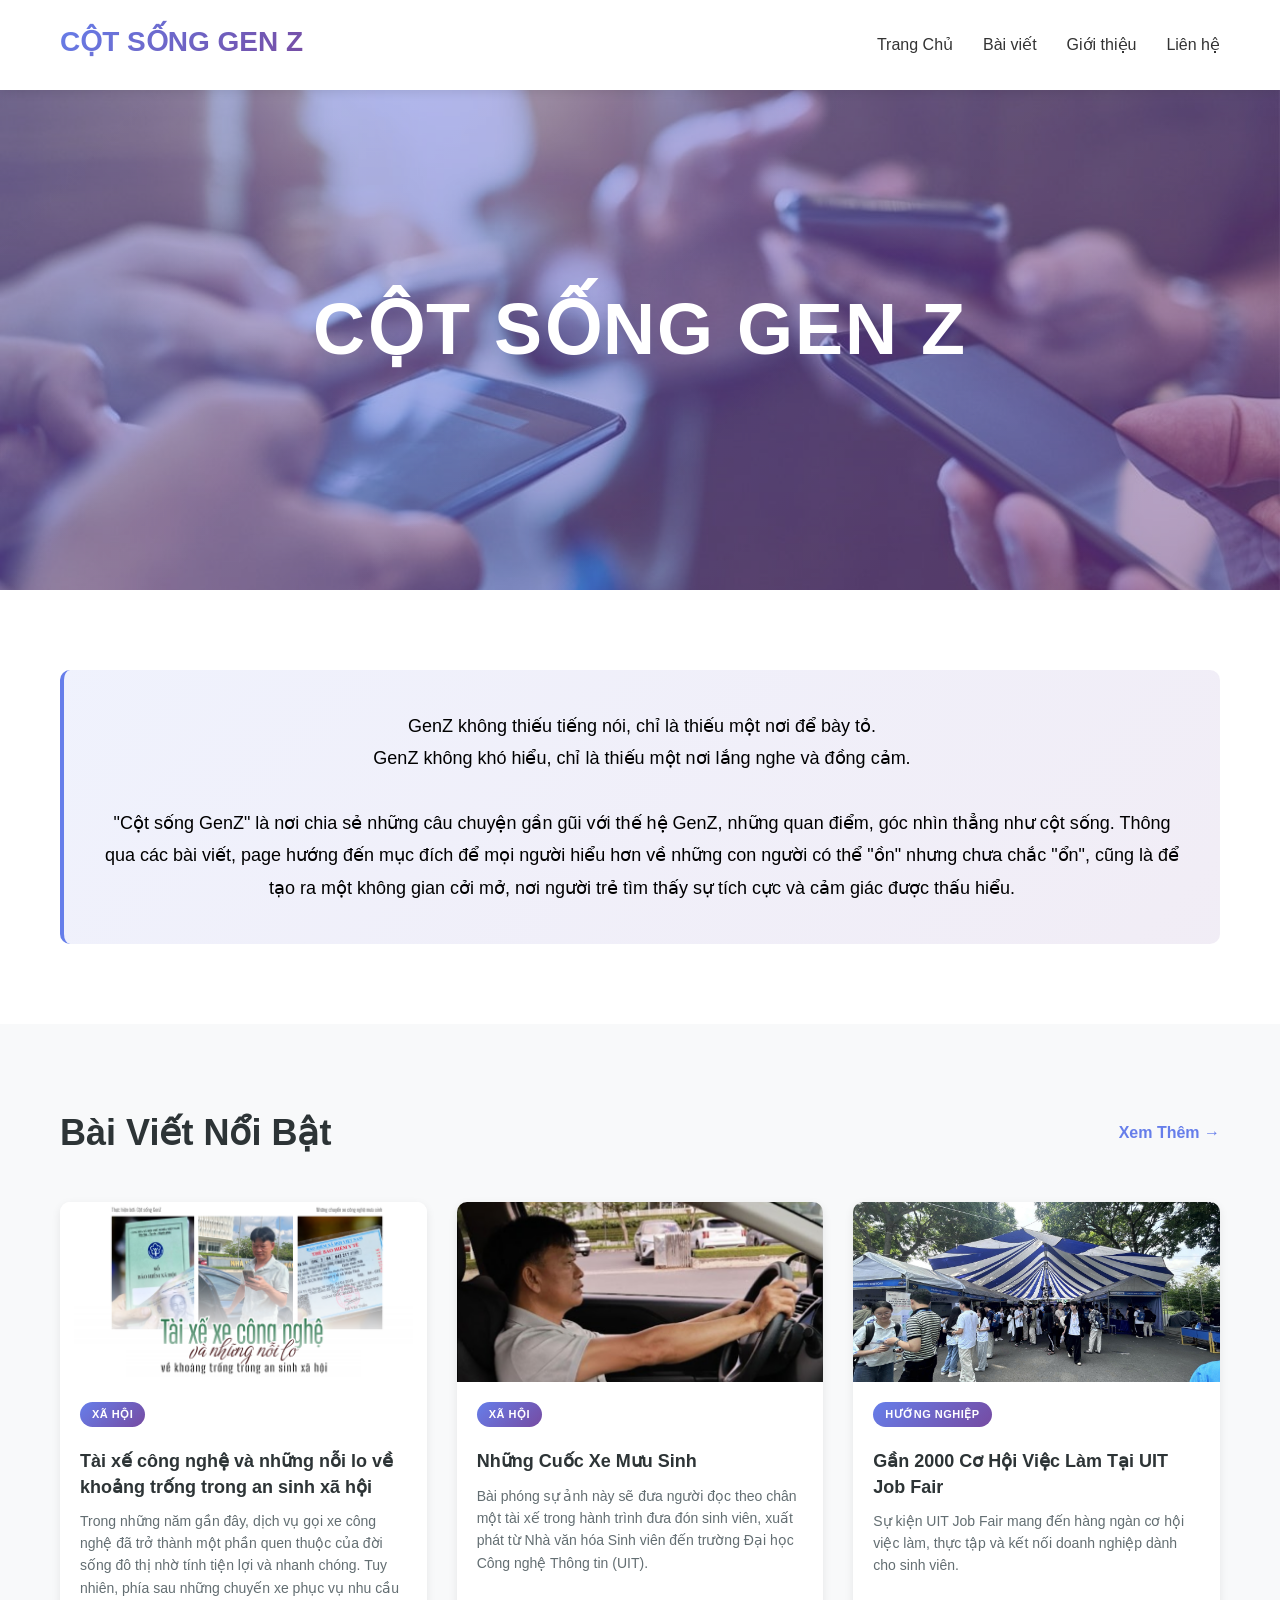
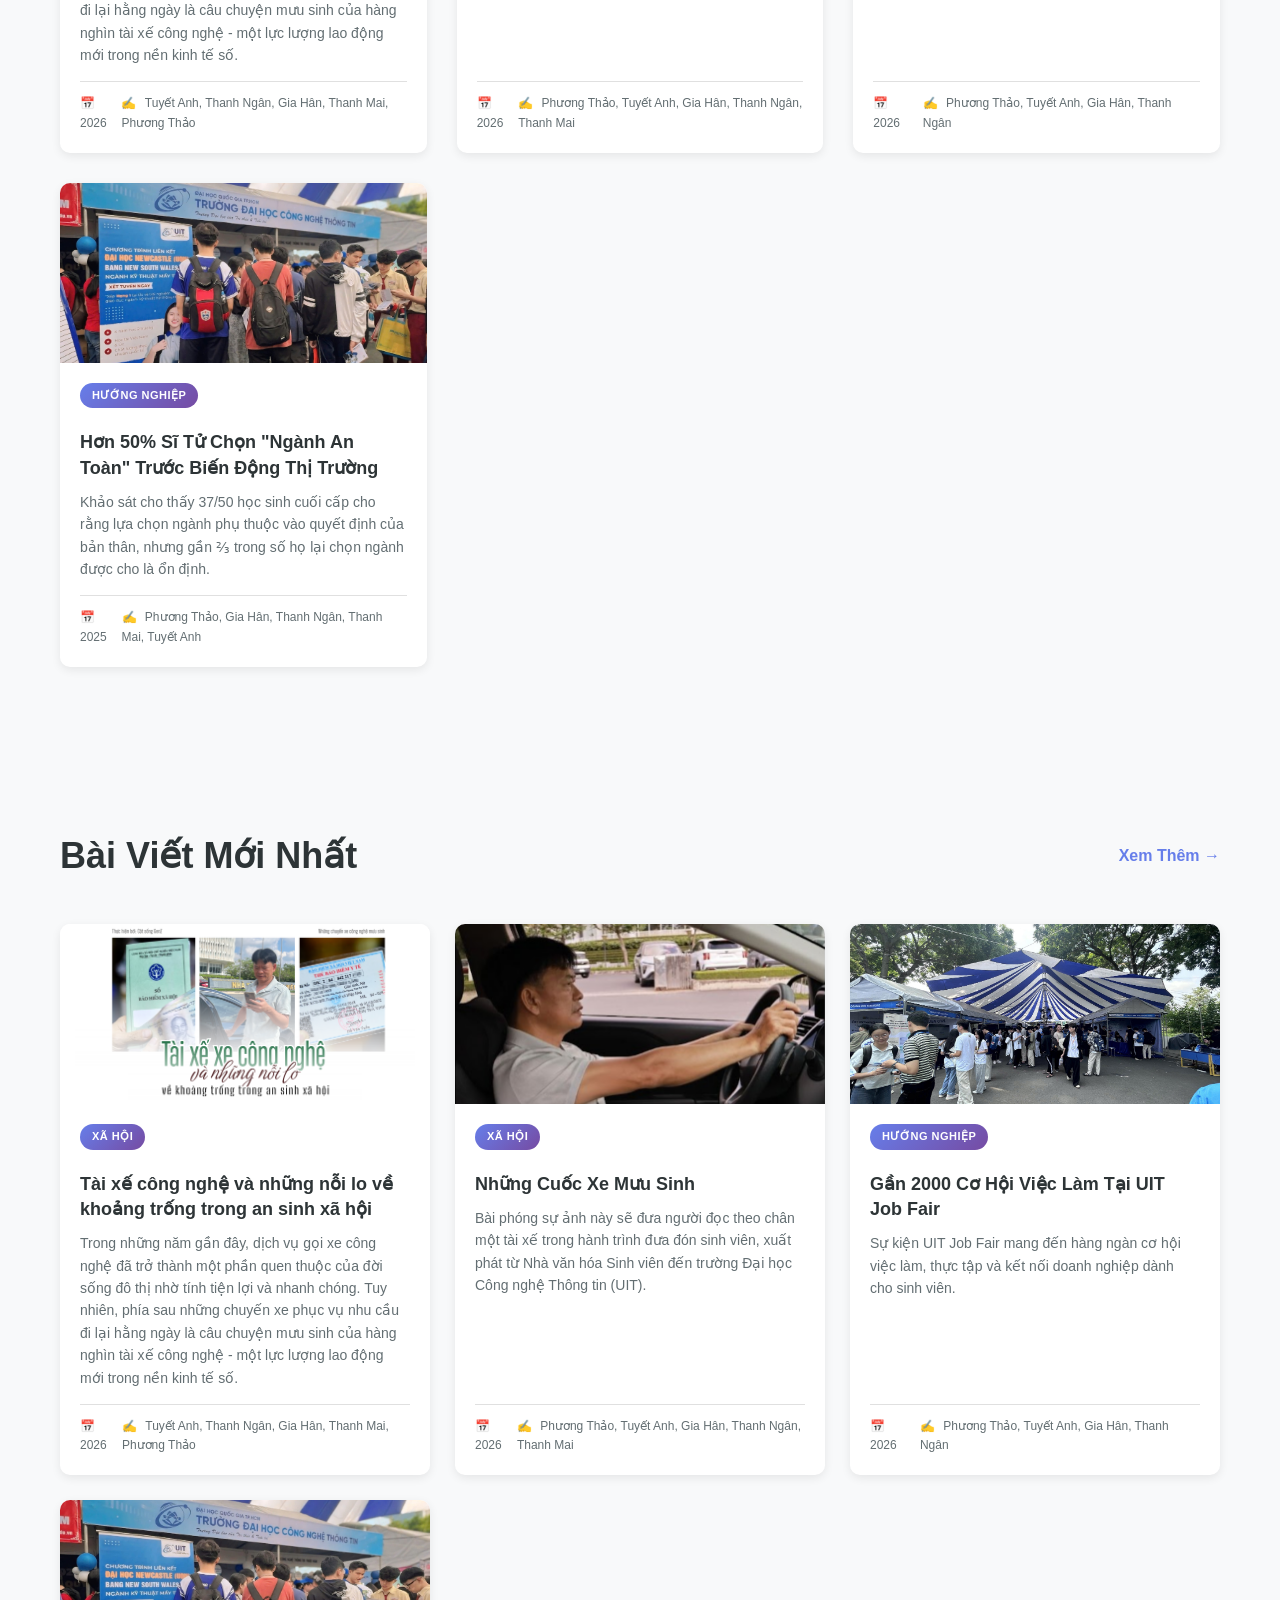
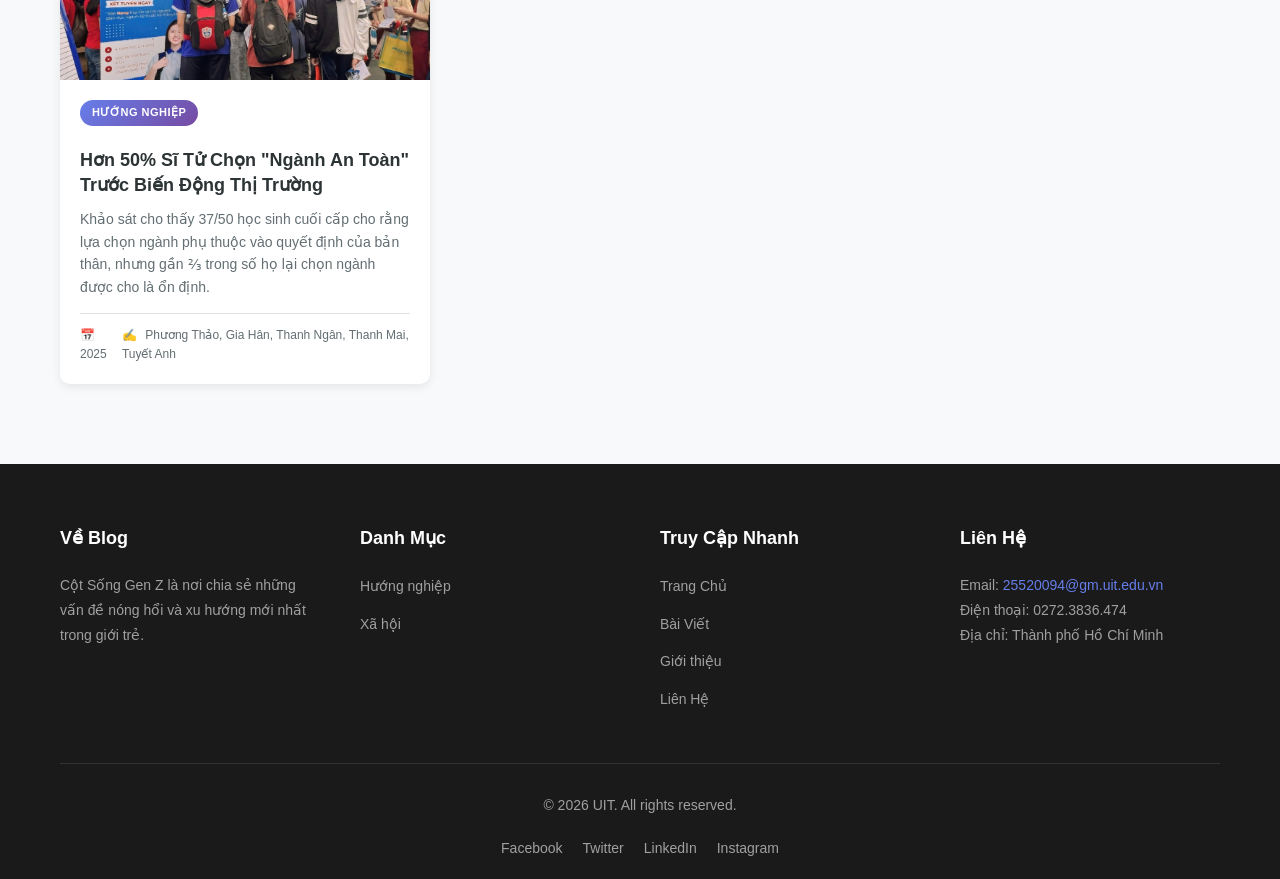
<file: blog/index.html>
<!DOCTYPE html>
<html lang="vi">
<head>
    <meta charset="UTF-8">
    <meta name="viewport" content="width=device-width, initial-scale=1.0">
    <title>CỘT SỐNG GEN Z</title>
    <link rel="stylesheet" href="styles.css">
</head>
<body>
    <!-- Header & Navigation -->
    <header class="header">
        <div class="container">
            <div class="header-content">
                <div class="logo">
                    <a href="index.html" class="logo-link">
                        <h1>CỘT SỐNG GEN Z</h1>
                    </a>
                </div>
                <nav class="nav">
                    <ul class="nav-list">
                        <li><a href="index.html" class="nav-link active">Trang Chủ</a></li>
                        <li class="nav-item-dropdown">
                            <a href="#" class="nav-link">Bài viết</a>
                            <ul class="dropdown-menu">
                                <li><a href="career.html" class="dropdown-link">Hướng nghiệp</a></li>
                                <li><a href="education.html" class="dropdown-link">Giáo dục</a></li>
                                <li><a href="youth.html" class="dropdown-link">Giới trẻ</a></li>
                                <li><a href="society.html" class="dropdown-link">Xã hội</a></li>
                            </ul>
                        </li>
                        <li><a href="about.html" class="nav-link">Giới thiệu</a></li>
                        <li><a href="newsletter.html" class="nav-link" id="contact-btn">Liên hệ</a></li>
                    </ul>
                </nav>
            </div>
        </div>
    </header>

    <!-- Hero Section with Countdown -->
    <section class="hero">
        <div class="hero-content">
            <h2 class="hero-title">CỘT SỐNG GEN Z</h2>
        </div>
        <div class="hero-background"></div>
    </section>

    <!-- About Section -->
    <section class="about-section">
        <div class="container">
            <div class="about-grid">
                <div class="about-card">
                    <p>GenZ không thiếu tiếng nói, chỉ là thiếu một nơi để bày tỏ.</p>
                    <p>GenZ không khó hiểu, chỉ là thiếu một nơi lắng nghe và đồng cảm.
                    <br><br>"Cột sống GenZ" là nơi chia sẻ những câu chuyện gần gũi với thế hệ GenZ, những quan điểm, góc nhìn thẳng như cột sống. Thông qua các bài viết, page hướng đến mục đích để mọi người hiểu hơn về những con người có thể "ồn" nhưng chưa chắc "ổn", cũng là để tạo ra một không gian cởi mở, nơi người trẻ tìm thấy sự tích cực và cảm giác được thấu hiểu.</p>
                </div>
            </div>
        </div>
    </section>

    <!-- Featured Articles -->
    <section class="featured-section">
        <div class="container">
            <div class="section-header">
                <h2 class="section-title">Bài Viết Nổi Bật</h2>
                <a href="#" class="view-more">Xem Thêm →</a>
            </div>
            <div class="featured-grid">
                <a href="https://sites.google.com/view/txcn-noilovekhoangtrongasxh/trang-ch%E1%BB%A7"
                target="_blank"
                class="article-card"
                style="text-decoration: none;">

                    <div class="article-image"
                    style="background: url('NoiLoCuaTaiXeCongNghe.png') center/cover no-repeat;">
                    </div>

                    <div class="article-body">
                        <span class="badge badge-small">Xã hội</span>

                        <h4>Tài xế công nghệ và những nỗi lo về khoảng trống trong an sinh xã hội</h4>

                        <p>
                            Trong những năm gần đây, dịch vụ gọi xe công nghệ đã trở thành một phần 
                            quen thuộc của đời sống đô thị nhờ tính tiện lợi và nhanh chóng. Tuy nhiên, 
                            phía sau những chuyến xe phục vụ nhu cầu đi lại hằng ngày là câu chuyện mưu 
                            sinh của hàng nghìn tài xế công nghệ - một lực lượng lao động mới trong nền 
                            kinh tế số.
                       </p>

                       <div class="article-footer">
                            <span class="date">2026</span>
                            <span class="author">Tuyết Anh, Thanh Ngân, Gia Hân, Thanh Mai, Phương Thảo</span>
                        </div>
                    </div>
                </a>

                <a href="https://sites.google.com/view/phiasaunhungcuocxemuusinh/trang-ch%E1%BB%A7"
                target="_blank"
                class="article-card"
                style="text-decoration: none;">

                    <div class="article-image"
                    style="background: url('phiasaunhungcuocxe.png') center/cover no-repeat;">
                    </div>

                    <div class="article-body">
                        <span class="badge badge-small">Xã hội</span>

                        <h4>Những Cuốc Xe Mưu Sinh</h4>

                        <p>
                            Bài phóng sự ảnh này sẽ đưa người đọc theo chân một tài xế trong hành trình đưa đón sinh viên, 
                            xuất phát từ Nhà văn hóa Sinh viên đến trường Đại học Công nghệ Thông tin (UIT).
                       </p>

                       <div class="article-footer">
                            <span class="date">2026</span>
                            <span class="author">Phương Thảo, Tuyết Anh, Gia Hân, Thanh Ngân, Thanh Mai</span>
                        </div>
                    </div>
                </a>

                <a href="https://sites.google.com/view/gn-2000-c-hi-vic-lm-ti-uit-job?usp=sharing"
                target="_blank"
                class="article-card"
                style="text-decoration: none;">

                    <div class="article-image"
                    style="background: url('uit-job.jpg') center/cover no-repeat;">
                    </div>

                    <div class="article-body">
                        <span class="badge badge-small">Hướng nghiệp</span>

                        <h4>Gần 2000 Cơ Hội Việc Làm Tại UIT Job Fair</h4>

                        <p>
                            Sự kiện UIT Job Fair mang đến hàng ngàn cơ hội việc làm,
                            thực tập và kết nối doanh nghiệp dành cho sinh viên.
                       </p>

                       <div class="article-footer">
                            <span class="date">2026</span>
                            <span class="author">Phương Thảo, Tuyết Anh, Gia Hân, Thanh Ngân</span>
                        </div>
                    </div>
                </a>

                <a href="https://sites.google.com/view/si-tu-chon-nganh-an-toan/trang-ch%E1%BB%A7" target="_blank" class="article-card" style="text-decoration: none;">
                    <div class="article-image" style="background: url('article-thumbnail.jpg') center/cover no-repeat;"></div>
                    <div class="article-body">
                        <span class="badge badge-small">Hướng Nghiệp</span>
                        <h4>Hơn 50% Sĩ Tử Chọn "Ngành An Toàn" Trước Biến Động Thị Trường</h4>
                        <p>Khảo sát cho thấy 37/50 học sinh cuối cấp cho rằng lựa chọn ngành phụ thuộc vào quyết định của bản thân, nhưng gần ⅔ trong số họ lại chọn ngành được cho là ổn định.</p>
                        <div class="article-footer">
                            <span class="date">2025</span>
                            <span class="author">Phương Thảo, Gia Hân, Thanh Ngân, Thanh Mai, Tuyết Anh</span>
                        </div>
                    </div>
                </a>

                
            </div>
        </div>
    </section>



    <!-- Latest Articles Grid -->
    <section class="articles-section">
        <div class="container">
            <div class="section-header">
                <h2 class="section-title">Bài Viết Mới Nhất</h2>
                <a href="#" class="view-more">Xem Thêm →</a>
            </div>
            <div class="articles-grid">
                <a href="https://sites.google.com/view/txcn-noilovekhoangtrongasxh/trang-ch%E1%BB%A7"
                target="_blank"
                class="article-card"
                style="text-decoration: none;">

                    <div class="article-image"
                    style="background: url('NoiLoCuaTaiXeCongNghe.png') center/cover no-repeat;">
                    </div>

                    <div class="article-body">
                        <span class="badge badge-small">Xã hội</span>

                        <h4>Tài xế công nghệ và những nỗi lo về khoảng trống trong an sinh xã hội</h4>

                        <p>
                            Trong những năm gần đây, dịch vụ gọi xe công nghệ đã trở thành một phần 
                            quen thuộc của đời sống đô thị nhờ tính tiện lợi và nhanh chóng. Tuy nhiên, 
                            phía sau những chuyến xe phục vụ nhu cầu đi lại hằng ngày là câu chuyện mưu 
                            sinh của hàng nghìn tài xế công nghệ - một lực lượng lao động mới trong nền 
                            kinh tế số.
                       </p>

                       <div class="article-footer">
                            <span class="date">2026</span>
                            <span class="author">Tuyết Anh, Thanh Ngân, Gia Hân, Thanh Mai, Phương Thảo</span>
                        </div>
                    </div>
                </a>

                <a href="https://sites.google.com/view/phiasaunhungcuocxemuusinh/trang-ch%E1%BB%A7"
                target="_blank"
                class="article-card"
                style="text-decoration: none;">

                    <div class="article-image"
                    style="background: url('phiasaunhungcuocxe.png') center/cover no-repeat;">
                    </div>

                    <div class="article-body">
                        <span class="badge badge-small">Xã hội</span>

                        <h4>Những Cuốc Xe Mưu Sinh</h4>

                        <p>
                            Bài phóng sự ảnh này sẽ đưa người đọc theo chân một tài xế trong hành trình đưa đón sinh viên, 
                            xuất phát từ Nhà văn hóa Sinh viên đến trường Đại học Công nghệ Thông tin (UIT).
                       </p>

                       <div class="article-footer">
                            <span class="date">2026</span>
                            <span class="author">Phương Thảo, Tuyết Anh, Gia Hân, Thanh Ngân, Thanh Mai</span>
                        </div>
                    </div>
                </a>

                <a href="https://sites.google.com/view/gn-2000-c-hi-vic-lm-ti-uit-job?usp=sharing"
                target="_blank"
                class="article-card"
                style="text-decoration: none;">

                    <div class="article-image"
                    style="background: url('uit-job.jpg') center/cover no-repeat;">
                    </div>

                    <div class="article-body">
                        <span class="badge badge-small">Hướng nghiệp</span>

                        <h4>Gần 2000 Cơ Hội Việc Làm Tại UIT Job Fair</h4>

                        <p>
                            Sự kiện UIT Job Fair mang đến hàng ngàn cơ hội việc làm,
                            thực tập và kết nối doanh nghiệp dành cho sinh viên.
                       </p>

                       <div class="article-footer">
                            <span class="date">2026</span>
                            <span class="author">Phương Thảo, Tuyết Anh, Gia Hân, Thanh Ngân</span>
                        </div>
                    </div>
                </a>

                <a href="https://sites.google.com/view/si-tu-chon-nganh-an-toan/trang-ch%E1%BB%A7" target="_blank" class="article-card" style="text-decoration: none;">
                    <div class="article-image" style="background: url('article-thumbnail.jpg') center/cover no-repeat;"></div>
                    <div class="article-body">
                        <span class="badge badge-small">Hướng Nghiệp</span>
                        <h4>Hơn 50% Sĩ Tử Chọn "Ngành An Toàn" Trước Biến Động Thị Trường</h4>
                        <p>Khảo sát cho thấy 37/50 học sinh cuối cấp cho rằng lựa chọn ngành phụ thuộc vào quyết định của bản thân, nhưng gần ⅔ trong số họ lại chọn ngành được cho là ổn định.</p>
                        <div class="article-footer">
                            <span class="date">2025</span>
                            <span class="author">Phương Thảo, Gia Hân, Thanh Ngân, Thanh Mai, Tuyết Anh</span>
                        </div>
                    </div>
                </a>

                
            </div>
        </div>
    </section>

    <!-- Footer -->
    <footer class="footer">
        <div class="container">
            <div class="footer-content">
                <div class="footer-section">
                    <h4>Về Blog</h4>
                    <p>Cột Sống Gen Z là nơi chia sẻ những vấn đề nóng hổi và xu hướng mới nhất trong giới trẻ.</p>
                </div>
                <div class="footer-section">
                    <h4>Danh Mục</h4>
                    <ul>
                        <li><a href="career.html">Hướng nghiệp</a></li>
                        <li><a href="society.html">Xã hội</a></li>
                    </ul>
                </div>
                <div class="footer-section">
                    <h4>Truy Cập Nhanh</h4>
                    <ul>
                        <li><a href="index.html">Trang Chủ</a></li>
                        <li><a href="#">Bài Viết</a></li>
                        <li><a href="about.html">Giới thiệu</a></li>
                        <li><a href="newsletter.html">Liên Hệ</a></li>
                    </ul>
                </div>
                <div class="footer-section">
                    <h4>Liên Hệ</h4>
                    <p>Email: <a href="mailto:25520094@gm.uit.edu.vn">25520094@gm.uit.edu.vn</a></p>
                    <p>Điện thoại: 0272.3836.474</p>
                    <p>Địa chỉ: Thành phố Hồ Chí Minh</p>
                </div>
            </div>
            <div class="footer-bottom">
                <p>&copy; 2026 UIT. All rights reserved.</p>
                <div class="social-links">
                    <a href="https://www.facebook.com/cloudy2609" class="social-link">Facebook</a>
                    <a href="#" class="social-link">Twitter</a>
                    <a href="#" class="social-link">LinkedIn</a>
                    <a href="https://www.instagram.com/that.is_tanks/" class="social-link">Instagram</a>
                </div>
            </div>
        </div>
    </footer>

    <script src="script.js"></script>
</body>
</html>
</file>
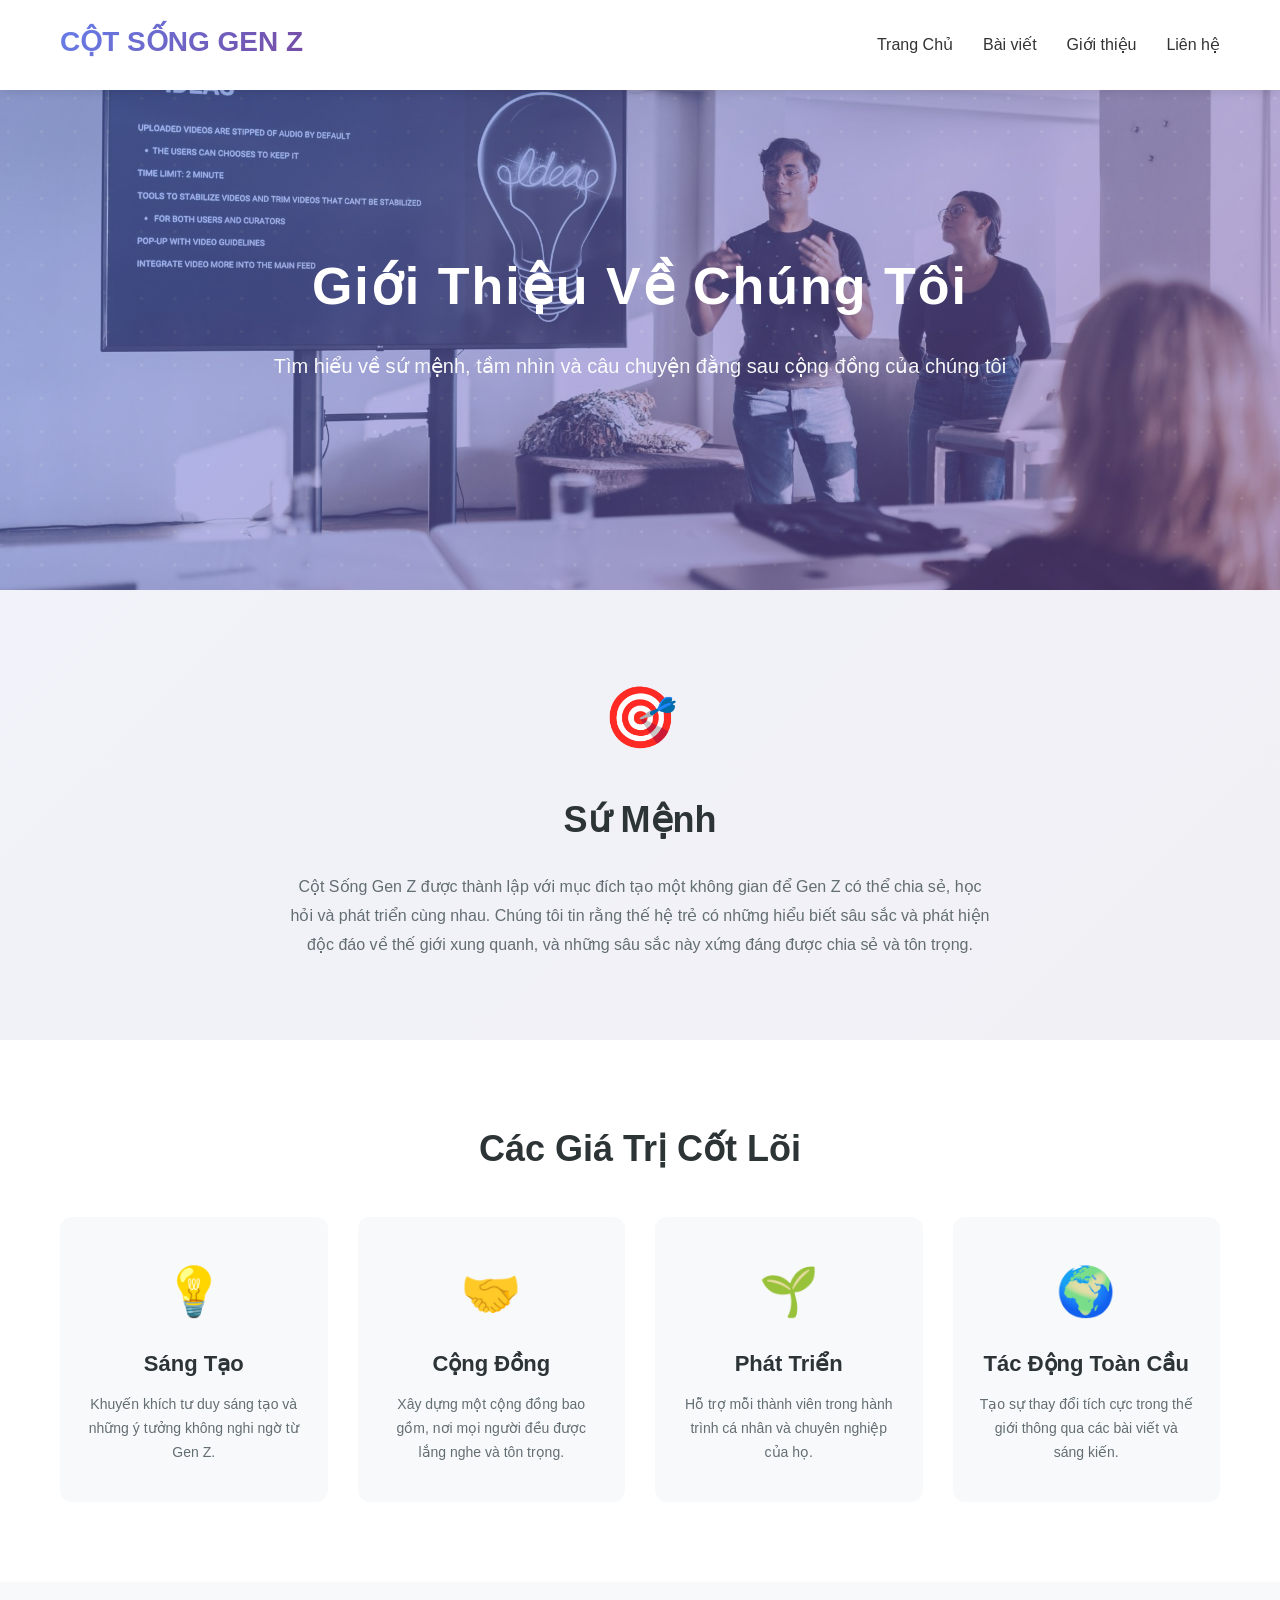
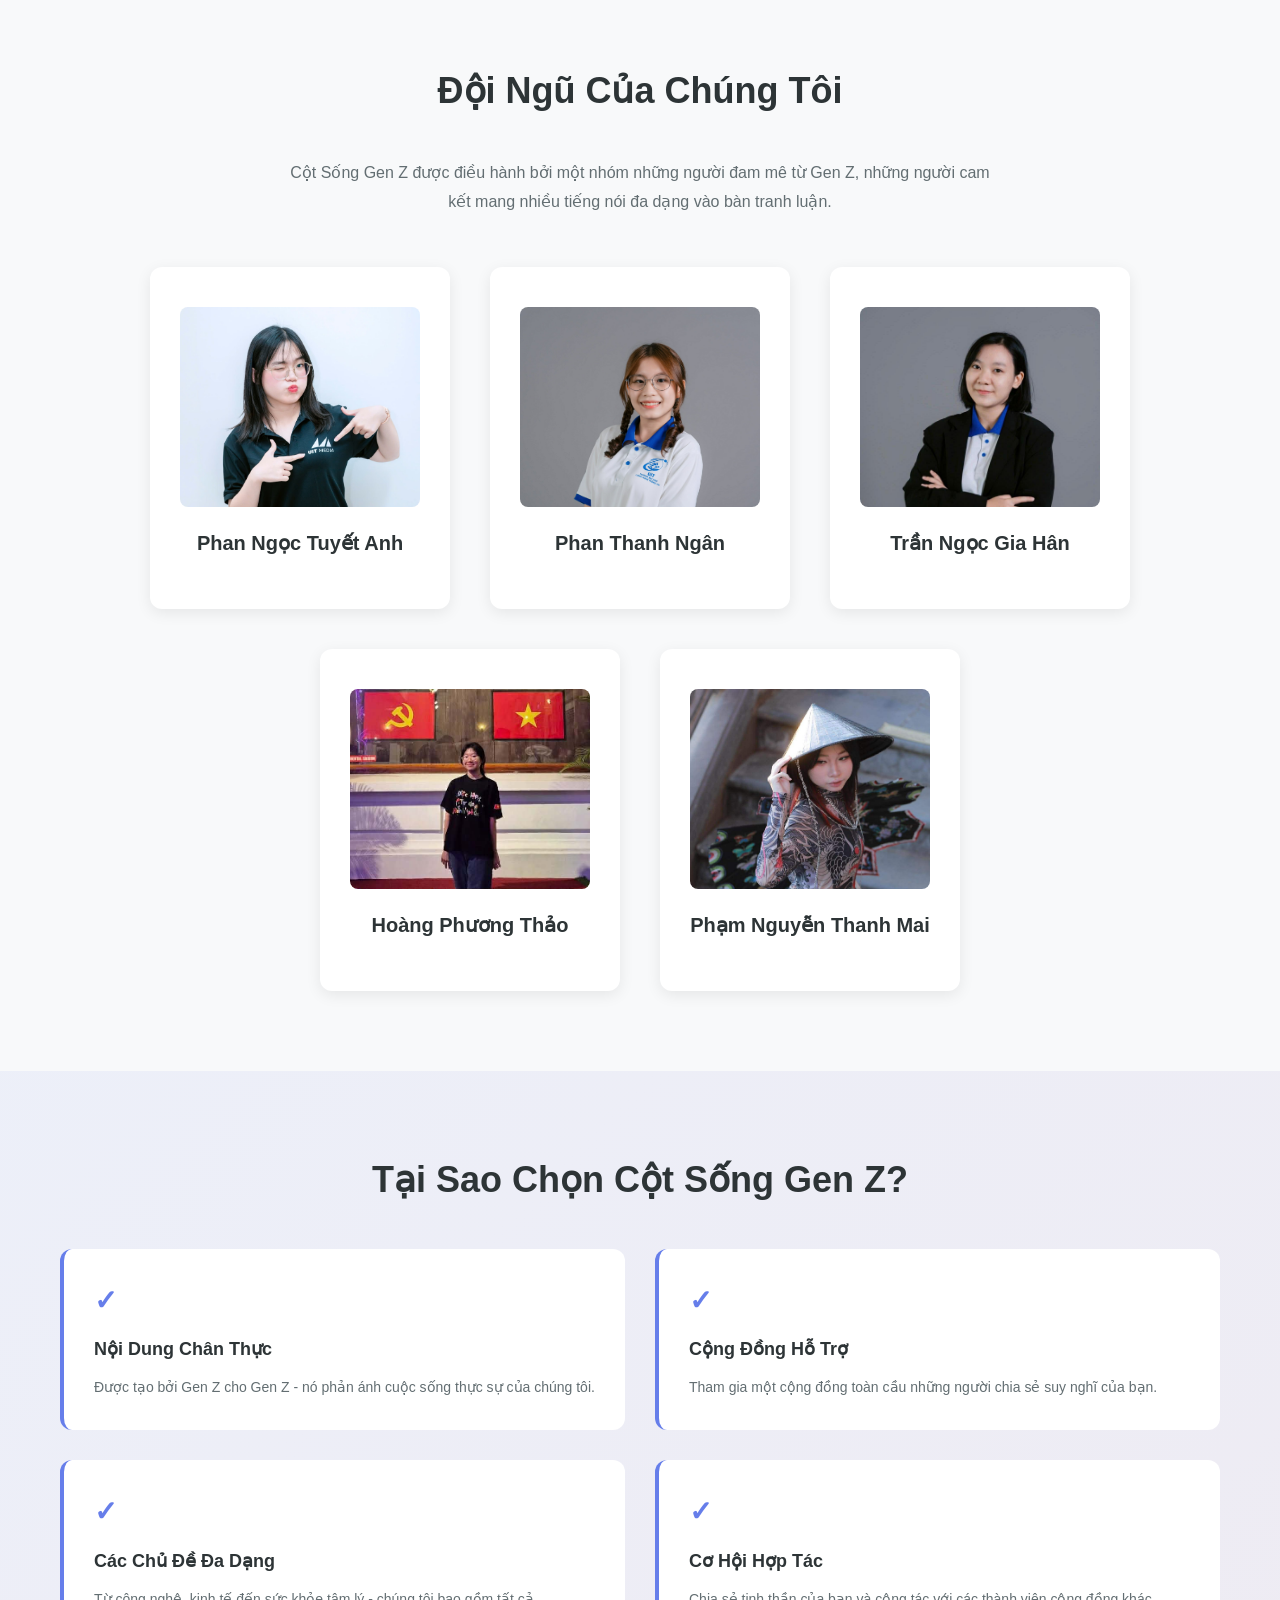
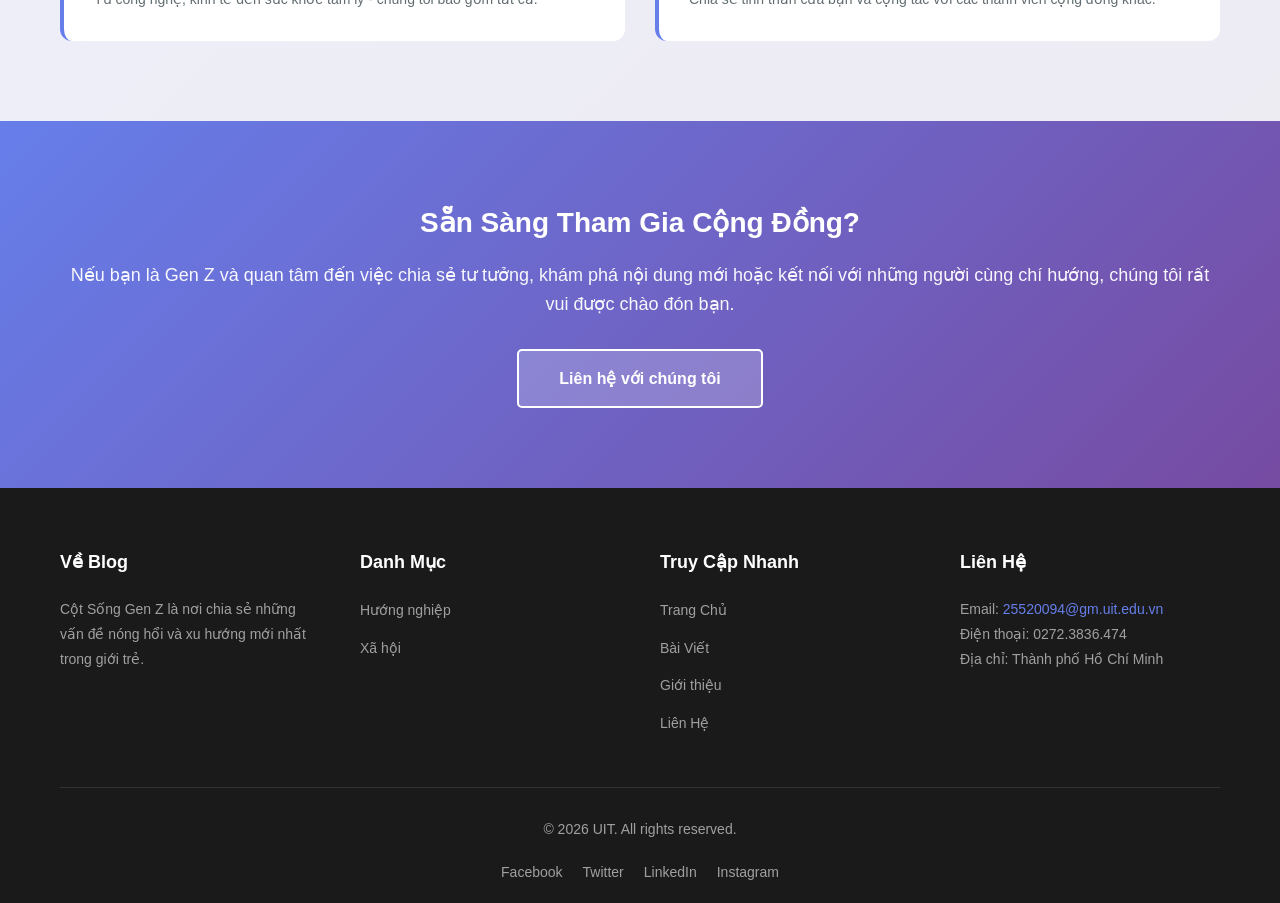
<file: blog/about.html>
<!DOCTYPE html>
<html lang="vi">
<head>
    <meta charset="UTF-8">
    <meta name="viewport" content="width=device-width, initial-scale=1.0">
    <title>GIỚI THIỆU - CỘT SỐNG GEN Z</title>
    <link rel="stylesheet" href="styles.css">
</head>
<body>
    <!-- Header & Navigation -->
    <header class="header">
        <div class="container">
            <div class="header-content">
                <div class="logo">
                    <a href="index.html" class="logo-link">
                        <h1>CỘT SỐNG GEN Z</h1>
                    </a>
                </div>
                <nav class="nav">
                    <ul class="nav-list">
                        <li><a href="index.html" class="nav-link">Trang Chủ</a></li>
                        <li class="nav-item-dropdown">
                            <a href="#" class="nav-link">Bài viết</a>
                            <ul class="dropdown-menu">
                                <li><a href="career.html" class="dropdown-link">Hướng nghiệp</a></li>
                                <li><a href="education.html" class="dropdown-link">Giáo dục</a></li>
                                <li><a href="youth.html" class="dropdown-link">Giới trẻ</a></li>
                                <li><a href="society.html" class="dropdown-link">Xã hội</a></li>
                            </ul>
                        </li>
                        <li><a href="about.html" class="nav-link">Giới thiệu</a></li>
                        <li><a href="newsletter.html" class="nav-link" id="contact-btn">Liên hệ</a></li>
                    </ul>
                </nav>
            </div>
        </div>
    </header>

    <!-- Page Hero Section -->
    <section class="about-hero">
        <div class="hero-background" style="background-image: url('introduction_background.jpg');"></div>
        <div class="about-hero-content">
            <h1 class="about-hero-title animate-fade-in-up">Giới Thiệu Về Chúng Tôi</h1>
            <p class="about-hero-subtitle">Tìm hiểu về sứ mệnh, tầm nhìn và câu chuyện đằng sau cộng đồng của chúng tôi</p>
        </div>
    </section>

    <!-- Mission Section -->
    <section class="mission-section">
        <div class="container">
            <div class="mission-content">
                <div class="mission-icon">🎯</div>
                <h2>Sứ Mệnh</h2>
                <p>
                    Cột Sống Gen Z được thành lập với mục đích tạo một không gian để Gen Z có thể chia sẻ, học hỏi và phát triển cùng nhau. 
                    Chúng tôi tin rằng thế hệ trẻ có những hiểu biết sâu sắc và phát hiện độc đáo về thế giới xung quanh, 
                    và những sâu sắc này xứng đáng được chia sẻ và tôn trọng.
                </p>
            </div>
        </div>
    </section>

    <!-- Values Section -->
    <section class="values-section">
        <div class="container">
            <h2 class="section-title">Các Giá Trị Cốt Lõi</h2>
            <div class="values-grid">
                <div class="value-card">
                    <div class="value-icon">💡</div>
                    <h3>Sáng Tạo</h3>
                    <p>Khuyến khích tư duy sáng tạo và những ý tưởng không nghi ngờ từ Gen Z.</p>
                </div>
                <div class="value-card">
                    <div class="value-icon">🤝</div>
                    <h3>Cộng Đồng</h3>
                    <p>Xây dựng một cộng đồng bao gồm, nơi mọi người đều được lắng nghe và tôn trọng.</p>
                </div>
                <div class="value-card">
                    <div class="value-icon">🌱</div>
                    <h3>Phát Triển</h3>
                    <p>Hỗ trợ mỗi thành viên trong hành trình cá nhân và chuyên nghiệp của họ.</p>
                </div>
                <div class="value-card">
                    <div class="value-icon">🌍</div>
                    <h3>Tác Động Toàn Cầu</h3>
                    <p>Tạo sự thay đổi tích cực trong thế giới thông qua các bài viết và sáng kiến.</p>
                </div>
            </div>
        </div>
    </section>

    <!-- Team Section -->
    <section class="team-section">
        <div class="container">
            <h2 class="section-title">Đội Ngũ Của Chúng Tôi</h2>
            <p class="section-intro">Cột Sống Gen Z được điều hành bởi một nhóm những người đam mê từ Gen Z, những người cam kết mang nhiều tiếng nói đa dạng vào bàn tranh luận.</p>
            
            <div class="team-grid">
                <div class="team-member">
                    <div class="member-avatar" style="background-image: url('member_1.jpg');"></div>
                    <h3>Phan Ngọc Tuyết Anh</h3>
                </div>
                <div class="team-member">
                    <div class="member-avatar" style="background-image: url('member_2.jpg');"></div>
                    <h3>Phan Thanh Ngân</h3>
                </div>
                <div class="team-member">
                    <div class="member-avatar" style="background-image: url('member_3.jpg');"></div>
                    <h3>Trần Ngọc Gia Hân</h3>
                </div>
                <div class="team-member">
                    <div class="member-avatar" style="background-image: url('member_4.jpg');"></div>
                    <h3>Hoàng Phương Thảo</h3>
                </div>
                <div class="team-member">
                    <div class="member-avatar" style="background-image: url('member_5.jpg');"></div>
                    <h3>Phạm Nguyễn Thanh Mai</h3>
                </div>
            </div>
        </div>
    </section>

    <!-- Why Choose Us Section -->
    <section class="why-us-section">
        <div class="container">
            <h2 class="section-title">Tại Sao Chọn Cột Sống Gen Z?</h2>
            <div class="reasons-grid">
                <div class="reason-item">
                    <div class="reason-icon">✓</div>
                    <h4>Nội Dung Chân Thực</h4>
                    <p>Được tạo bởi Gen Z cho Gen Z - nó phản ánh cuộc sống thực sự của chúng tôi.</p>
                </div>
                <div class="reason-item">
                    <div class="reason-icon">✓</div>
                    <h4>Cộng Đồng Hỗ Trợ</h4>
                    <p>Tham gia một cộng đồng toàn cầu những người chia sẻ suy nghĩ của bạn.</p>
                </div>
                <div class="reason-item">
                    <div class="reason-icon">✓</div>
                    <h4>Các Chủ Đề Đa Dạng</h4>
                    <p>Từ công nghệ, kinh tế đến sức khỏe tâm lý - chúng tôi bao gồm tất cả.</p>
                </div>
                <div class="reason-item">
                    <div class="reason-icon">✓</div>
                    <h4>Cơ Hội Hợp Tác</h4>
                    <p>Chia sẻ tinh thần của bạn và cộng tác với các thành viên cộng đồng khác.</p>
                </div>
            </div>
        </div>
    </section>

    <!-- CTA Section -->
    <section class="cta-section">
        <div class="container">
            <h2>Sẵn Sàng Tham Gia Cộng Đồng?</h2>
            <p>Nếu bạn là Gen Z và quan tâm đến việc chia sẻ tư tưởng, khám phá nội dung mới hoặc kết nối với những người cùng chí hướng, chúng tôi rất vui được chào đón bạn.</p>
            <a href="newsletter.html" class="cta-button">Liên hệ với chúng tôi</a>
        </div>
    </section>

    <!-- Footer -->
    <footer class="footer">
        <div class="container">
            <div class="footer-content">
                <div class="footer-section">
                    <h4>Về Blog</h4>
                    <p>Cột Sống Gen Z là nơi chia sẻ những vấn đề nóng hổi và xu hướng mới nhất trong giới trẻ.</p>
                </div>
                <div class="footer-section">
                    <h4>Danh Mục</h4>
                    <ul>
                        <li><a href="career.html">Hướng nghiệp</a></li>
                        <li><a href="society.html">Xã hội</a></li>
                    </ul>
                </div>
                <div class="footer-section">
                    <h4>Truy Cập Nhanh</h4>
                    <ul>
                        <li><a href="index.html">Trang Chủ</a></li>
                        <li><a href="#">Bài Viết</a></li>
                        <li><a href="about.html">Giới thiệu</a></li>
                        <li><a href="newsletter.html">Liên Hệ</a></li>
                    </ul>
                </div>
                <div class="footer-section">
                    <h4>Liên Hệ</h4>
                    <p>Email: <a href="mailto:25520094@gm.uit.edu.vn">25520094@gm.uit.edu.vn</a></p>
                    <p>Điện thoại: 0272.3836.474</p>
                    <p>Địa chỉ: Thành phố Hồ Chí Minh</p>
                </div>
            </div>
            <div class="footer-bottom">
                <p>&copy; 2026 UIT. All rights reserved.</p>
                <div class="social-links">
                    <a href="https://www.facebook.com/cloudy2609" class="social-link">Facebook</a>
                    <a href="#" class="social-link">Twitter</a>
                    <a href="#" class="social-link">LinkedIn</a>
                    <a href="https://www.instagram.com/that.is_tanks/" class="social-link">Instagram</a>
                </div>
            </div>
        </div>
    </footer>

    <script src="script.js"></script>
</body>
</html>
</file>
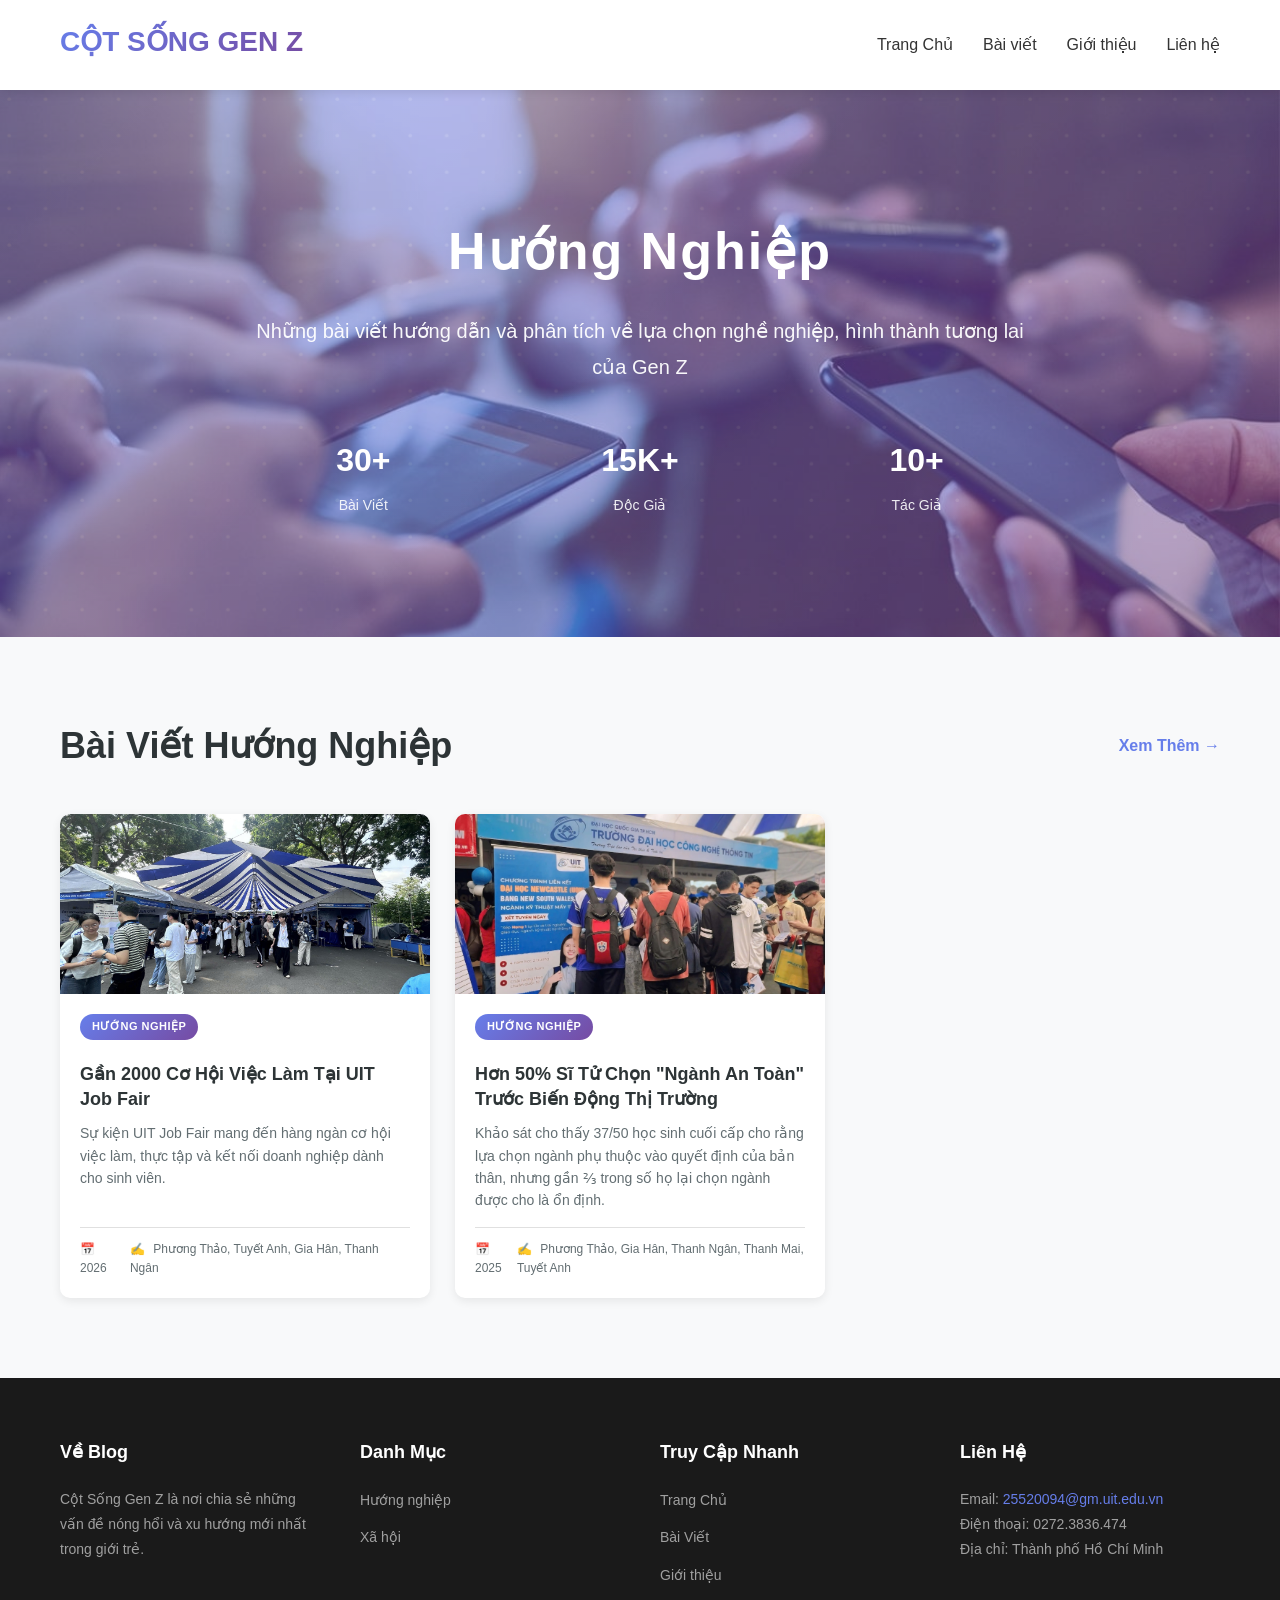
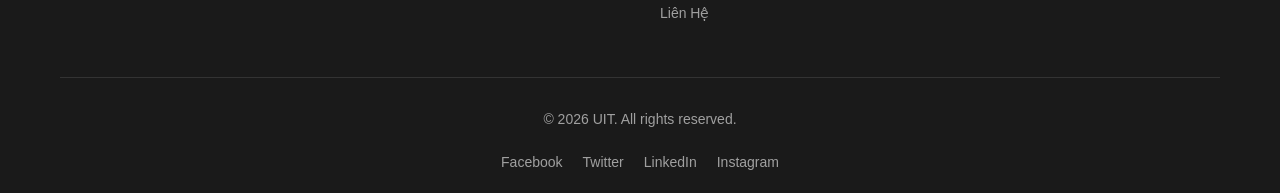
<file: blog/career.html>
<!DOCTYPE html>
<html lang="vi">
<head>
    <meta charset="UTF-8">
    <meta name="viewport" content="width=device-width, initial-scale=1.0">
    <title>HƯỚNG NGHIỆP - CỘT SỐNG GEN Z</title>
    <link rel="stylesheet" href="styles.css">
</head>
<body>
    <!-- Header & Navigation -->
    <header class="header">
        <div class="container">
            <div class="header-content">
                <div class="logo">
                    <a href="index.html" class="logo-link">
                        <h1>CỘT SỐNG GEN Z</h1>
                    </a>
                </div>
                <nav class="nav">
                    <ul class="nav-list">
                        <li><a href="index.html" class="nav-link">Trang Chủ</a></li>
                        <li class="nav-item-dropdown">
                            <a href="#" class="nav-link">Bài viết</a>
                            <ul class="dropdown-menu">
                                <li><a href="career.html" class="dropdown-link">Hướng nghiệp</a></li>
                                <li><a href="education.html" class="dropdown-link">Giáo dục</a></li>
                                <li><a href="youth.html" class="dropdown-link">Giới trẻ</a></li>
                                <li><a href="society.html" class="dropdown-link">Xã hội</a></li>
                            </ul>
                        </li>
                        <li><a href="about.html" class="nav-link">Giới thiệu</a></li>
                        <li><a href="newsletter.html" class="nav-link" id="contact-btn">Liên hệ</a></li>
                    </ul>
                </nav>
            </div>
        </div>
    </header>

    <!-- Page Hero Section -->
    <section class="posts-hero">
        <div class="hero-background"></div>
        <div class="posts-hero-content">
            <h1 class="posts-hero-title">Hướng Nghiệp</h1>
            <p class="posts-hero-subtitle">Những bài viết hướng dẫn và phân tích về lựa chọn nghề nghiệp, hình thành tương lai của Gen Z</p>
            <div class="posts-hero-stats">
                <div class="stat-item">
                    <span class="stat-number">30+</span>
                    <span class="stat-label">Bài Viết</span>
                </div>
                <div class="stat-item">
                    <span class="stat-number">15K+</span>
                    <span class="stat-label">Độc Giả</span>
                </div>
                <div class="stat-item">
                    <span class="stat-number">10+</span>
                    <span class="stat-label">Tác Giả</span>
                </div>
            </div>
        </div>
    </section>

    <!-- Articles Grid -->
    <section class="articles-section">
        <div class="container">
            <div class="section-header">
                <h2 class="section-title">Bài Viết Hướng Nghiệp</h2>
                <a href="#" class="view-more">Xem Thêm →</a>
            </div>
            <div class="articles-grid">
                <a href="https://sites.google.com/view/gn-2000-c-hi-vic-lm-ti-uit-job?usp=sharing"
                target="_blank"
                class="article-card"
                style="text-decoration: none;">

                    <div class="article-image"
                    style="background: url('uit-job.jpg') center/cover no-repeat;">
                    </div>

                    <div class="article-body">
                        <span class="badge badge-small">Hướng nghiệp</span>

                        <h4>Gần 2000 Cơ Hội Việc Làm Tại UIT Job Fair</h4>

                        <p>
                            Sự kiện UIT Job Fair mang đến hàng ngàn cơ hội việc làm,
                            thực tập và kết nối doanh nghiệp dành cho sinh viên.
                       </p>

                       <div class="article-footer">
                            <span class="date">2026</span>
                            <span class="author">Phương Thảo, Tuyết Anh, Gia Hân, Thanh Ngân</span>
                        </div>
                    </div>
                </a>
                
                <a href="https://sites.google.com/view/si-tu-chon-nganh-an-toan/trang-ch%E1%BB%A7" target="_blank" class="article-card" style="text-decoration: none;">
                    <div class="article-image" style="background: url('article-thumbnail.jpg') center/cover no-repeat;"></div>
                    <div class="article-body">
                        <span class="badge badge-small">Hướng Nghiệp</span>
                        <h4>Hơn 50% Sĩ Tử Chọn "Ngành An Toàn" Trước Biến Động Thị Trường</h4>
                        <p>Khảo sát cho thấy 37/50 học sinh cuối cấp cho rằng lựa chọn ngành phụ thuộc vào quyết định của bản thân, nhưng gần ⅔ trong số họ lại chọn ngành được cho là ổn định.</p>
                        <div class="article-footer">
                            <span class="date">2025</span>
                            <span class="author">Phương Thảo, Gia Hân, Thanh Ngân, Thanh Mai, Tuyết Anh</span>
                        </div>
                    </div>
                </a>

                
            </div>
        </div>
    </section>

    <!-- Footer -->
    <footer class="footer">
        <div class="container">
            <div class="footer-content">
                <div class="footer-section">
                    <h4>Về Blog</h4>
                    <p>Cột Sống Gen Z là nơi chia sẻ những vấn đề nóng hổi và xu hướng mới nhất trong giới trẻ.</p>
                </div>
                <div class="footer-section">
                    <h4>Danh Mục</h4>
                    <ul>
                        <li><a href="career.html">Hướng nghiệp</a></li>
                        <li><a href="society.html">Xã hội</a></li>
                    </ul>
                </div>
                <div class="footer-section">
                    <h4>Truy Cập Nhanh</h4>
                    <ul>
                        <li><a href="index.html">Trang Chủ</a></li>
                        <li><a href="#">Bài Viết</a></li>
                        <li><a href="about.html">Giới thiệu</a></li>
                        <li><a href="newsletter.html">Liên Hệ</a></li>
                    </ul>
                </div>
                <div class="footer-section">
                    <h4>Liên Hệ</h4>
                    <p>Email: <a href="mailto:25520094@gm.uit.edu.vn">25520094@gm.uit.edu.vn</a></p>
                    <p>Điện thoại: 0272.3836.474</p>
                    <p>Địa chỉ: Thành phố Hồ Chí Minh</p>
                </div>
            </div>
            <div class="footer-bottom">
                <p>&copy; 2026 UIT. All rights reserved.</p>
                <div class="social-links">
                    <a href="https://www.facebook.com/cloudy2609" class="social-link">Facebook</a>
                    <a href="#" class="social-link">Twitter</a>
                    <a href="#" class="social-link">LinkedIn</a>
                    <a href="https://www.instagram.com/that.is_tanks/" class="social-link">Instagram</a>
                </div>
            </div>
        </div>
    </footer>

    <script src="script.js"></script>
</body>
</html>
</file>
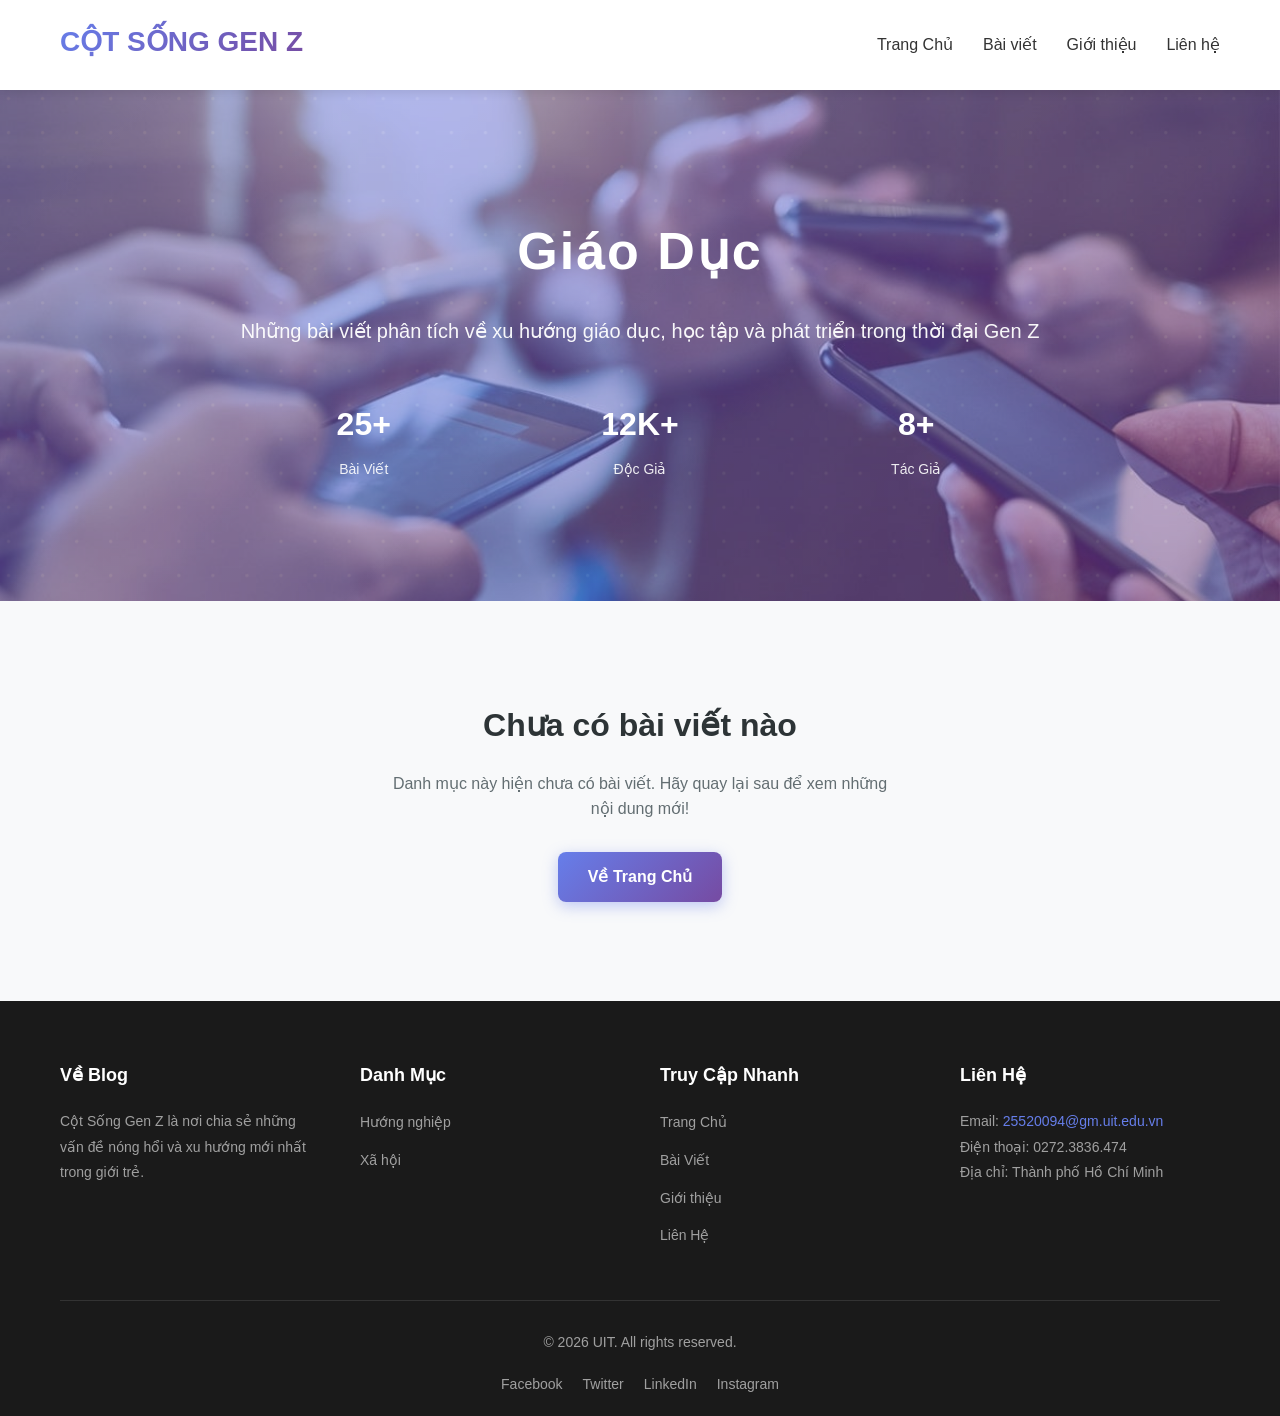
<file: blog/education.html>
<!DOCTYPE html>
<html lang="vi">
<head>
    <meta charset="UTF-8">
    <meta name="viewport" content="width=device-width, initial-scale=1.0">
    <title>GIÁO DỤC - CỘT SỐNG GEN Z</title>
    <link rel="stylesheet" href="styles.css">
</head>
<body>
    <!-- Header & Navigation -->
    <header class="header">
        <div class="container">
            <div class="header-content">
                <div class="logo">
                    <a href="index.html" class="logo-link">
                        <h1>CỘT SỐNG GEN Z</h1>
                    </a>
                </div>
                <nav class="nav">
                    <ul class="nav-list">
                        <li><a href="index.html" class="nav-link">Trang Chủ</a></li>
                        <li class="nav-item-dropdown">
                            <a href="#" class="nav-link">Bài viết</a>
                            <ul class="dropdown-menu">
                                <li><a href="career.html" class="dropdown-link">Hướng nghiệp</a></li>
                                <li><a href="education.html" class="dropdown-link">Giáo dục</a></li>
                                <li><a href="youth.html" class="dropdown-link">Giới trẻ</a></li>
                                <li><a href="society.html" class="dropdown-link">Xã hội</a></li>
                            </ul>
                        </li>
                        <li><a href="about.html" class="nav-link">Giới thiệu</a></li>
                        <li><a href="newsletter.html" class="nav-link" id="contact-btn">Liên hệ</a></li>
                    </ul>
                </nav>
            </div>
        </div>
    </header>

    <!-- Page Hero Section -->
    <section class="posts-hero">
        <div class="hero-background"></div>
        <div class="posts-hero-content">
            <h1 class="posts-hero-title">Giáo Dục</h1>
            <p class="posts-hero-subtitle">Những bài viết phân tích về xu hướng giáo dục, học tập và phát triển trong thời đại Gen Z</p>
            <div class="posts-hero-stats">
                <div class="stat-item">
                    <span class="stat-number">25+</span>
                    <span class="stat-label">Bài Viết</span>
                </div>
                <div class="stat-item">
                    <span class="stat-number">12K+</span>
                    <span class="stat-label">Độc Giả</span>
                </div>
                <div class="stat-item">
                    <span class="stat-number">8+</span>
                    <span class="stat-label">Tác Giả</span>
                </div>
            </div>
        </div>
    </section>

    <!-- Empty State -->
    <section class="empty-state-section">
        <div class="container">
            <div class="empty-state-content">
                <h2>Chưa có bài viết nào</h2>
                <p>Danh mục này hiện chưa có bài viết. Hãy quay lại sau để xem những nội dung mới!</p>
                <a href="index.html" class="btn-back">Về Trang Chủ</a>
            </div>
        </div>
    </section>

    <!-- Footer -->
    <footer class="footer">
        <div class="container">
            <div class="footer-content">
                <div class="footer-section">
                    <h4>Về Blog</h4>
                    <p>Cột Sống Gen Z là nơi chia sẻ những vấn đề nóng hổi và xu hướng mới nhất trong giới trẻ.</p>
                </div>
                <div class="footer-section">
                    <h4>Danh Mục</h4>
                    <ul>
                        <li><a href="career.html">Hướng nghiệp</a></li>
                        <li><a href="society.html">Xã hội</a></li>
                    </ul>
                </div>
                <div class="footer-section">
                    <h4>Truy Cập Nhanh</h4>
                    <ul>
                        <li><a href="index.html">Trang Chủ</a></li>
                        <li><a href="#">Bài Viết</a></li>
                        <li><a href="about.html">Giới thiệu</a></li>
                        <li><a href="newsletter.html">Liên Hệ</a></li>
                    </ul>
                </div>
                <div class="footer-section">
                    <h4>Liên Hệ</h4>
                    <p>Email: <a href="mailto:25520094@gm.uit.edu.vn">25520094@gm.uit.edu.vn</a></p>
                    <p>Điện thoại: 0272.3836.474</p>
                    <p>Địa chỉ: Thành phố Hồ Chí Minh</p>
                </div>
            </div>
            <div class="footer-bottom">
                <p>&copy; 2026 UIT. All rights reserved.</p>
                <div class="social-links">
                    <a href="https://www.facebook.com/cloudy2609" class="social-link">Facebook</a>
                    <a href="#" class="social-link">Twitter</a>
                    <a href="#" class="social-link">LinkedIn</a>
                    <a href="https://www.instagram.com/that.is_tanks/" class="social-link">Instagram</a>
                </div>
            </div>
        </div>
    </footer>

    <script src="script.js"></script>
</body>
</html>
</file>
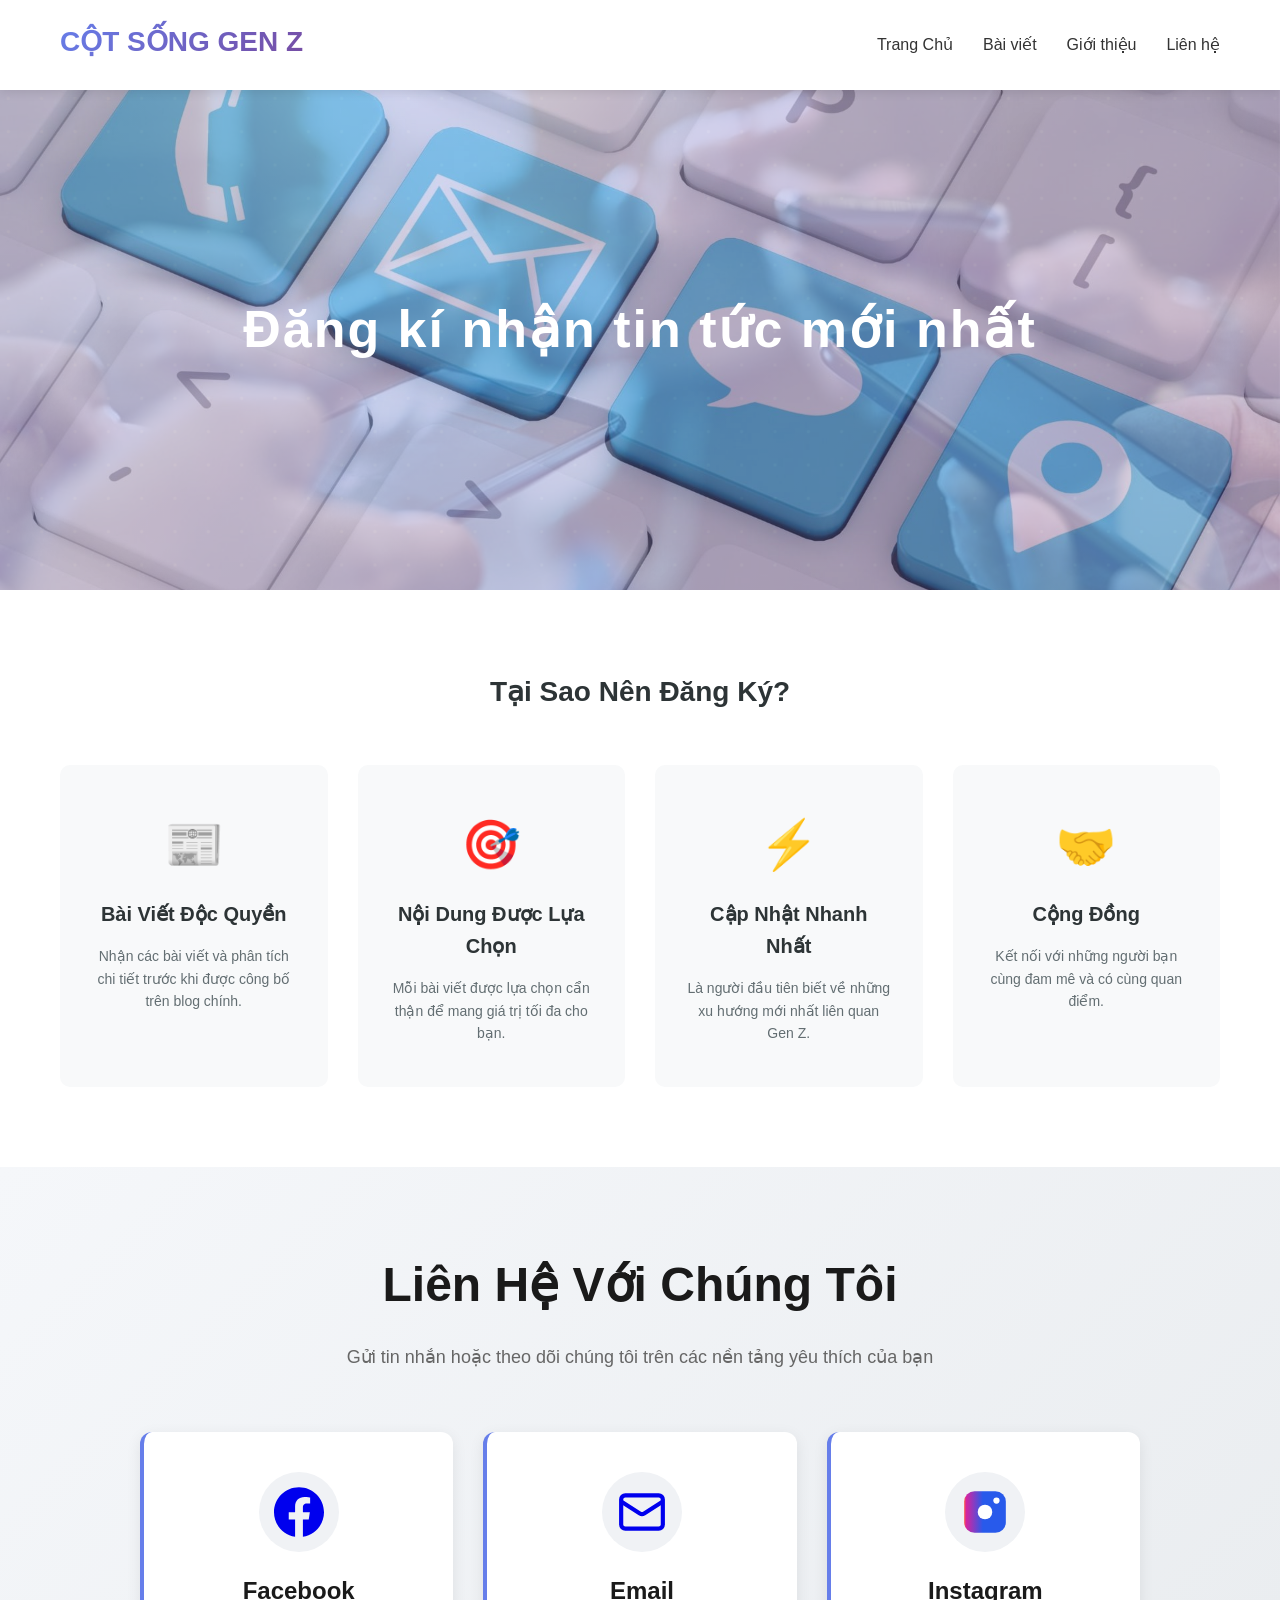
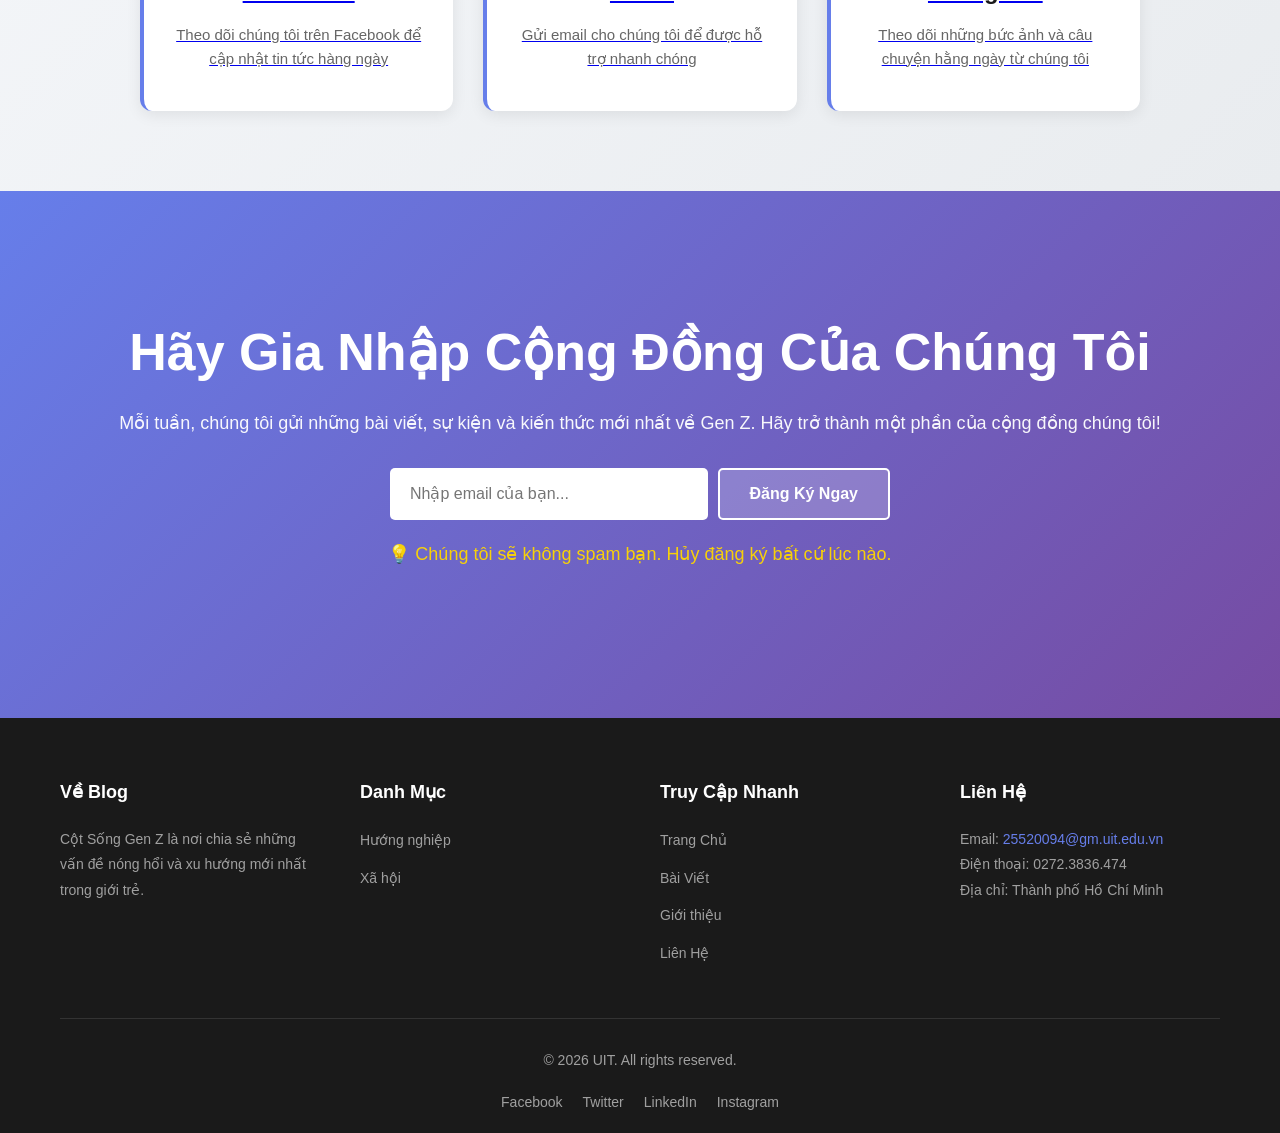
<file: blog/newsletter.html>
<!DOCTYPE html>
<html lang="vi">
<head>
    <meta charset="UTF-8">
    <meta name="viewport" content="width=device-width, initial-scale=1.0">
    <title>ĐĂNG KÝ NHẬN TIN TỨC - CỘT SỐNG GEN Z</title>
    <link rel="stylesheet" href="styles.css">
</head>
<body>
    <!-- Header & Navigation -->
    <header class="header">
        <div class="container">
            <div class="header-content">
                <div class="logo">
                    <a href="index.html" class="logo-link">
                        <h1>CỘT SỐNG GEN Z</h1>
                    </a>
                </div>
                <nav class="nav">
                    <ul class="nav-list">
                        <li><a href="index.html" class="nav-link">Trang Chủ</a></li>
                        <li class="nav-item-dropdown">
                            <a href="#" class="nav-link">Bài viết</a>
                            <ul class="dropdown-menu">
                                <li><a href="career.html" class="dropdown-link">Hướng nghiệp</a></li>
                                <li><a href="education.html" class="dropdown-link">Giáo dục</a></li>
                                <li><a href="youth.html" class="dropdown-link">Giới trẻ</a></li>
                                <li><a href="society.html" class="dropdown-link">Xã hội</a></li>
                            </ul>
                        </li>
                        <li><a href="about.html" class="nav-link">Giới thiệu</a></li>
                        <li><a href="newsletter.html" class="nav-link" id="contact-btn">Liên hệ</a></li>
                    </ul>
                </nav>
            </div>
        </div>
    </header>

    <!-- Newsletter Page Hero -->
    <section class="about-hero">
        <div class="hero-background"></div>
        <div class="hero-background" style="background-image: url('contact_background.jpg');"></div>
        <div class="about-hero-content">
            <h1 class="about-hero-title animate-fade-in-up">Đăng kí nhận tin tức mới nhất</h1>
        </div>
    </section>

    <!-- Why Subscribe Section -->
    <section class="why-subscribe">
        <div class="container">
            <h2>Tại Sao Nên Đăng Ký?</h2>
            <div class="benefits-grid">
                <div class="benefit-card">
                    <div class="benefit-icon">📰</div>
                    <h3>Bài Viết Độc Quyền</h3>
                    <p>Nhận các bài viết và phân tích chi tiết trước khi được công bố trên blog chính.</p>
                </div>
                <div class="benefit-card">
                    <div class="benefit-icon">🎯</div>
                    <h3>Nội Dung Được Lựa Chọn</h3>
                    <p>Mỗi bài viết được lựa chọn cẩn thận để mang giá trị tối đa cho bạn.</p>
                </div>
                <div class="benefit-card">
                    <div class="benefit-icon">⚡</div>
                    <h3>Cập Nhật Nhanh Nhất</h3>
                    <p>Là người đầu tiên biết về những xu hướng mới nhất liên quan Gen Z.</p>
                </div>
                <div class="benefit-card">
                    <div class="benefit-icon">🤝</div>
                    <h3>Cộng Đồng</h3>
                    <p>Kết nối với những người bạn cùng đam mê và có cùng quan điểm.</p>
                </div>
            </div>
        </div>
    </section>

    <!-- Contact Via Section -->
    <section class="contact-via-section">
        <div class="container">
            <h2>Liên Hệ Với Chúng Tôi</h2>
            <p class="section-subtitle">Gửi tin nhắn hoặc theo dõi chúng tôi trên các nền tảng yêu thích của bạn</p>
            <div class="contact-options">
                <a href="https://www.facebook.com/cloudy2609" target="_blank" class="contact-card">
                    <div class="contact-icon">
                        <svg viewBox="0 0 24 24" fill="currentColor">
                            <path d="M24 12.073c0-6.627-5.373-12-12-12s-12 5.373-12 12c0 5.99 4.388 10.954 10.125 11.854v-8.385H7.078v-3.47h3.047V9.43c0-3.007 1.792-4.669 4.533-4.669 1.312 0 2.686.235 2.686.235v2.953H15.83c-1.491 0-1.956.925-1.956 1.874v2.25h3.328l-.532 3.47h-2.796v8.385C19.612 23.027 24 18.062 24 12.073z"/>
                        </svg>
                    </div>
                    <h3>Facebook</h3>
                    <p>Theo dõi chúng tôi trên Facebook để cập nhật tin tức hàng ngày</p>
                </a>

                <a href="mailto:25520094@gm.uit.edu.vn" class="contact-card">
                    <div class="contact-icon">
                        <svg viewBox="0 0 24 24" fill="none" stroke="currentColor" stroke-width="2">
                            <rect x="2" y="4" width="20" height="16" rx="2"></rect>
                            <path d="m22 7-8.97 5.7a1.94 1.94 0 0 1-2.06 0L2 7"></path>
                        </svg>
                    </div>
                    <h3>Email</h3>
                    <p>Gửi email cho chúng tôi để được hỗ trợ nhanh chóng</p>
                </a>

                <a href="https://www.instagram.com/that.is_tanks/" target="_blank" class="contact-card">
                    <div class="contact-icon">
                        <svg viewBox="0 0 24 24" fill="currentColor">
                            <rect x="2" y="2" width="20" height="20" rx="5" ry="5" fill="url(#instaGradient)"/><defs><linearGradient id="instaGradient"><stop offset="0%" stop-color="#fd5949"/><stop offset="5%" stop-color="#d6249f"/><stop offset="45%" stop-color="#285AEB"/></linearGradient></defs>
                            <circle cx="12" cy="12" r="3.5" fill="white"/>
                            <circle cx="17.5" cy="6.5" r="1.5" fill="white"/>
                        </svg>
                    </div>
                    <h3>Instagram</h3>
                    <p>Theo dõi những bức ảnh và câu chuyện hằng ngày từ chúng tôi</p>
                </a>
            </div>
        </div>
    </section>

    <!-- Newsletter Section -->
    <section class="newsletter-section" id="newsletter">
        <div class="container">
            <div class="newsletter-content">
                <h2>Hãy Gia Nhập Cộng Đồng Của Chúng Tôi</h2>
                <p>Mỗi tuần, chúng tôi gửi những bài viết, sự kiện và kiến thức mới nhất về Gen Z. Hãy trở thành một phần của cộng đồng chúng tôi!</p>
                <form class="newsletter-form" id="newsletter-form">
                    <input type="email" placeholder="Nhập email của bạn..." required>
                    <button type="submit">Đăng Ký Ngay</button>
                </form>
                <p class="newsletter-note" style="color: #FFD700;">💡 Chúng tôi sẽ không spam bạn. Hủy đăng ký bất cứ lúc nào.</p>
            </div>
        </div>
    </section>

    <!-- Footer -->
    <footer class="footer">
        <div class="container">
            <div class="footer-content">
                <div class="footer-section">
                    <h4>Về Blog</h4>
                    <p>Cột Sống Gen Z là nơi chia sẻ những vấn đề nóng hổi và xu hướng mới nhất trong giới trẻ.</p>
                </div>
                <div class="footer-section">
                    <h4>Danh Mục</h4>
                    <ul>
                        <li><a href="career.html">Hướng nghiệp</a></li>
                        <li><a href="society.html">Xã hội</a></li>
                    </ul>
                </div>
                <div class="footer-section">
                    <h4>Truy Cập Nhanh</h4>
                    <ul>
                        <li><a href="index.html">Trang Chủ</a></li>
                        <li><a href="#">Bài Viết</a></li>
                        <li><a href="about.html">Giới thiệu</a></li>
                        <li><a href="newsletter.html">Liên Hệ</a></li>
                    </ul>
                </div>
                <div class="footer-section">
                    <h4>Liên Hệ</h4>
                    <p>Email: <a href="mailto:25520094@gm.uit.edu.vn">25520094@gm.uit.edu.vn</a></p>
                    <p>Điện thoại: 0272.3836.474</p>
                    <p>Địa chỉ: Thành phố Hồ Chí Minh</p>
                </div>
            </div>
            <div class="footer-bottom">
                <p>&copy; 2026 UIT. All rights reserved.</p>
                <div class="social-links">
                    <a href="https://www.facebook.com/cloudy2609" class="social-link">Facebook</a>
                    <a href="#" class="social-link">Twitter</a>
                    <a href="#" class="social-link">LinkedIn</a>
                    <a href="https://www.instagram.com/that.is_tanks/" class="social-link">Instagram</a>
                </div>
            </div>
        </div>
    </footer>

    <script src="script.js"></script>
</body>
</html>
</file>
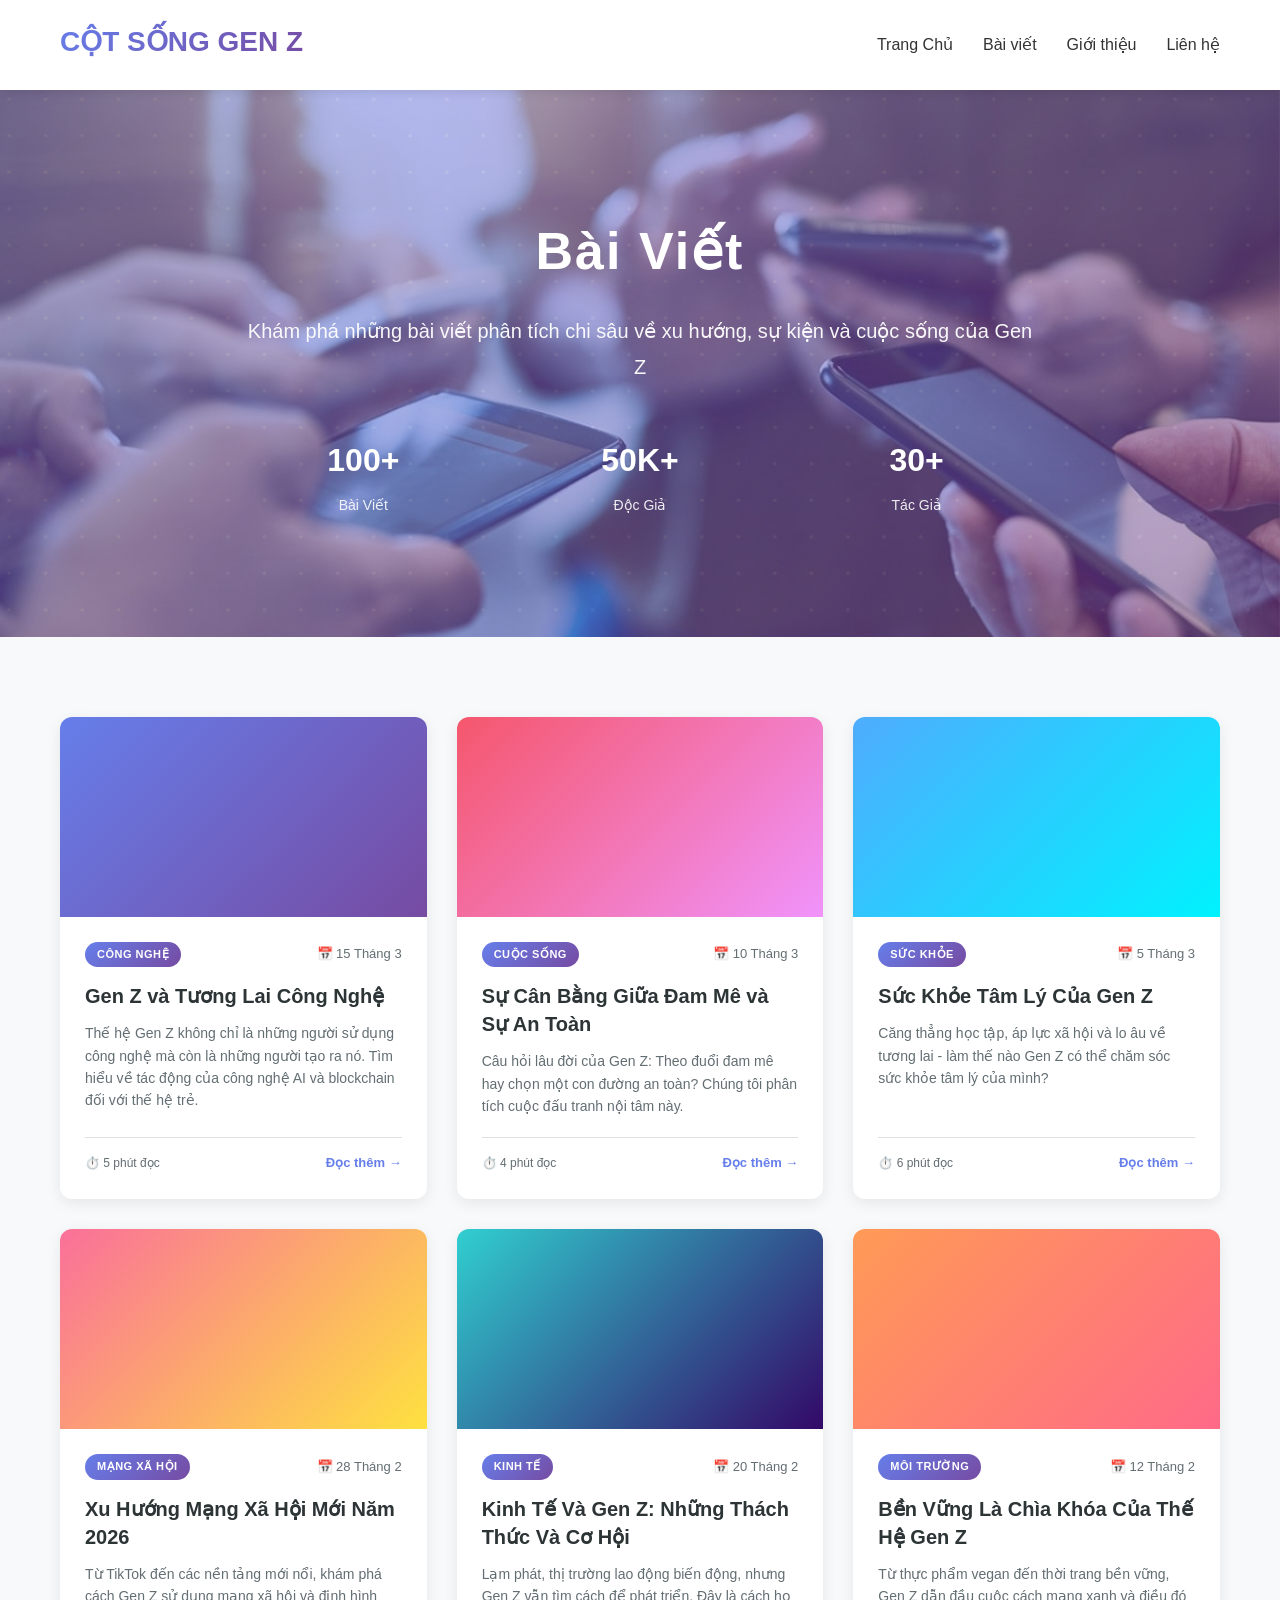
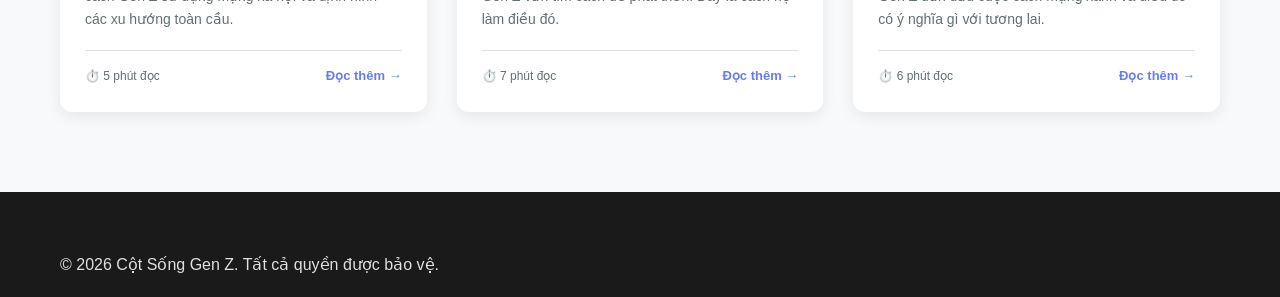
<file: blog/posts.html>
<!DOCTYPE html>
<html lang="vi">
<head>
    <meta charset="UTF-8">
    <meta name="viewport" content="width=device-width, initial-scale=1.0">
    <title>Bài Viết - Cột Sống Gen Z</title>
    <link rel="stylesheet" href="styles.css">
</head>
<body>
    <!-- Header & Navigation -->
    <header class="header">
        <div class="container">
            <div class="header-content">
                <div class="logo">
                    <h1>CỘT SỐNG GEN Z</h1>
                </div>
                <nav class="nav">
                    <ul class="nav-list">
                        <li><a href="index.html" class="nav-link">Trang Chủ</a></li>
                        <li class="nav-item-dropdown">
                            <a href="#" class="nav-link">Bài viết</a>
                            <ul class="dropdown-menu">
                                <li><a href="career.html" class="dropdown-link">Hướng nghiệp</a></li>
                                <li><a href="education.html" class="dropdown-link">Giáo dục</a></li>
                                <li><a href="youth.html" class="dropdown-link">Giới trẻ</a></li>
                                <li><a href="society.html" class="dropdown-link">Xã hội</a></li>
                            </ul>
                        </li>
                        <li><a href="about.html" class="nav-link">Giới thiệu</a></li>
                        <li><a href="newsletter.html" class="nav-link" id="contact-btn">Liên hệ</a></li>
                    </ul>
                </nav>
            </div>
        </div>
    </header>

    <!-- Page Hero Section -->
    <section class="posts-hero">
        <div class="hero-background"></div>
        <div class="posts-hero-content">
            <h1 class="posts-hero-title">Bài Viết</h1>
            <p class="posts-hero-subtitle">Khám phá những bài viết phân tích chi sâu về xu hướng, sự kiện và cuộc sống của Gen Z</p>
            <div class="posts-hero-stats">
                <div class="stat-item">
                    <span class="stat-number">100+</span>
                    <span class="stat-label">Bài Viết</span>
                </div>
                <div class="stat-item">
                    <span class="stat-number">50K+</span>
                    <span class="stat-label">Độc Giả</span>
                </div>
                <div class="stat-item">
                    <span class="stat-number">30+</span>
                    <span class="stat-label">Tác Giả</span>
                </div>
            </div>
        </div>
    </section>

    <!-- Blog Posts Section -->
    <section class="posts-section">
        <div class="container">
            <div class="posts-grid">
                <!-- Post Card 1 -->
                <article class="post-card">
                    <div class="post-image" style="background: linear-gradient(135deg, #667eea 0%, #764ba2 100%);"></div>
                    <div class="post-overlay"></div>
                    <div class="post-content">
                        <div class="post-meta">
                            <span class="post-category">Công Nghệ</span>
                            <span class="post-date">📅 15 Tháng 3</span>
                        </div>
                        <h3>Gen Z và Tương Lai Công Nghệ</h3>
                        <p>Thế hệ Gen Z không chỉ là những người sử dụng công nghệ mà còn là những người tạo ra nó. Tìm hiểu về tác động của công nghệ AI và blockchain đối với thế hệ trẻ.</p>
                        <div class="post-footer">
                            <span class="reading-time">⏱️ 5 phút đọc</span>
                            <a href="#" class="read-more">Đọc thêm →</a>
                        </div>
                    </div>
                </article>

                <!-- Post Card 2 -->
                <article class="post-card">
                    <div class="post-image" style="background: linear-gradient(135deg, #f5576c 0%, #f093fb 100%);"></div>
                    <div class="post-overlay"></div>
                    <div class="post-content">
                        <div class="post-meta">
                            <span class="post-category">Cuộc Sống</span>
                            <span class="post-date">📅 10 Tháng 3</span>
                        </div>
                        <h3>Sự Cân Bằng Giữa Đam Mê và Sự An Toàn</h3>
                        <p>Câu hỏi lâu đời của Gen Z: Theo đuổi đam mê hay chọn một con đường an toàn? Chúng tôi phân tích cuộc đấu tranh nội tâm này.</p>
                        <div class="post-footer">
                            <span class="reading-time">⏱️ 4 phút đọc</span>
                            <a href="#" class="read-more">Đọc thêm →</a>
                        </div>
                    </div>
                </article>

                <!-- Post Card 3 -->
                <article class="post-card">
                    <div class="post-image" style="background: linear-gradient(135deg, #4facfe 0%, #00f2fe 100%);"></div>
                    <div class="post-overlay"></div>
                    <div class="post-content">
                        <div class="post-meta">
                            <span class="post-category">Sức Khỏe</span>
                            <span class="post-date">📅 5 Tháng 3</span>
                        </div>
                        <h3>Sức Khỏe Tâm Lý Của Gen Z</h3>
                        <p>Căng thẳng học tập, áp lực xã hội và lo âu về tương lai - làm thế nào Gen Z có thể chăm sóc sức khỏe tâm lý của mình?</p>
                        <div class="post-footer">
                            <span class="reading-time">⏱️ 6 phút đọc</span>
                            <a href="#" class="read-more">Đọc thêm →</a>
                        </div>
                    </div>
                </article>

                <!-- Post Card 4 -->
                <article class="post-card">
                    <div class="post-image" style="background: linear-gradient(135deg, #fa709a 0%, #fee140 100%);"></div>
                    <div class="post-overlay"></div>
                    <div class="post-content">
                        <div class="post-meta">
                            <span class="post-category">Mạng Xã Hội</span>
                            <span class="post-date">📅 28 Tháng 2</span>
                        </div>
                        <h3>Xu Hướng Mạng Xã Hội Mới Năm 2026</h3>
                        <p>Từ TikTok đến các nền tảng mới nổi, khám phá cách Gen Z sử dụng mạng xã hội và định hình các xu hướng toàn cầu.</p>
                        <div class="post-footer">
                            <span class="reading-time">⏱️ 5 phút đọc</span>
                            <a href="#" class="read-more">Đọc thêm →</a>
                        </div>
                    </div>
                </article>

                <!-- Post Card 5 -->
                <article class="post-card">
                    <div class="post-image" style="background: linear-gradient(135deg, #30cfd0 0%, #330867 100%);"></div>
                    <div class="post-overlay"></div>
                    <div class="post-content">
                        <div class="post-meta">
                            <span class="post-category">Kinh Tế</span>
                            <span class="post-date">📅 20 Tháng 2</span>
                        </div>
                        <h3>Kinh Tế Và Gen Z: Những Thách Thức Và Cơ Hội</h3>
                        <p>Lạm phát, thị trường lao động biến động, nhưng Gen Z vẫn tìm cách để phát triển. Đây là cách họ làm điều đó.</p>
                        <div class="post-footer">
                            <span class="reading-time">⏱️ 7 phút đọc</span>
                            <a href="#" class="read-more">Đọc thêm →</a>
                        </div>
                    </div>
                </article>

                <!-- Post Card 6 -->
                <article class="post-card">
                    <div class="post-image" style="background: linear-gradient(135deg, #ff9a56 0%, #ff6a88 100%);"></div>
                    <div class="post-overlay"></div>
                    <div class="post-content">
                        <div class="post-meta">
                            <span class="post-category">Môi Trường</span>
                            <span class="post-date">📅 12 Tháng 2</span>
                        </div>
                        <h3>Bền Vững Là Chìa Khóa Của Thế Hệ Gen Z</h3>
                        <p>Từ thực phẩm vegan đến thời trang bền vững, Gen Z dẫn đầu cuộc cách mạng xanh và điều đó có ý nghĩa gì với tương lai.</p>
                        <div class="post-footer">
                            <span class="reading-time">⏱️ 6 phút đọc</span>
                            <a href="#" class="read-more">Đọc thêm →</a>
                        </div>
                    </div>
                </article>
            </div>
        </div>
    </section>

    <!-- Footer -->
    <footer class="footer">
        <div class="container">
            <p>&copy; 2026 Cột Sống Gen Z. Tất cả quyền được bảo vệ.</p>
        </div>
    </footer>

    <script src="script.js"></script>
</body>
</html>
</file>
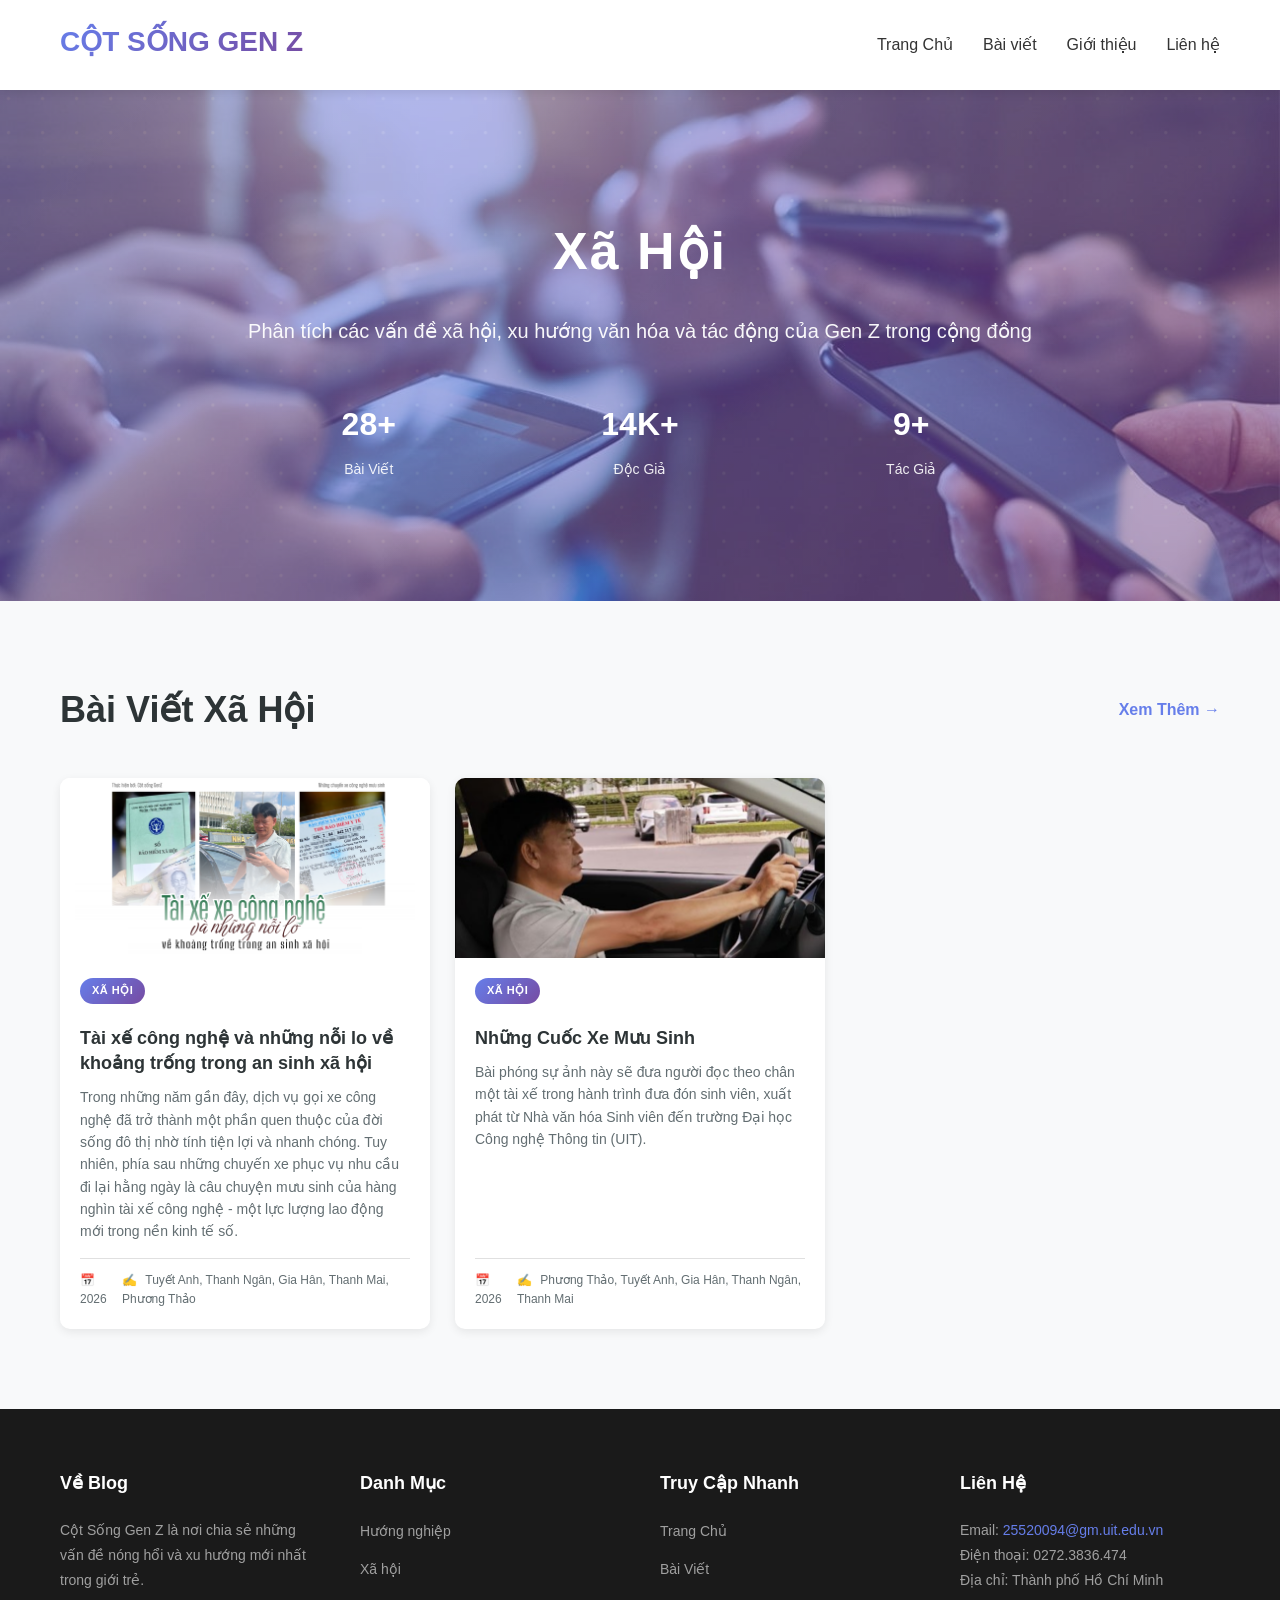
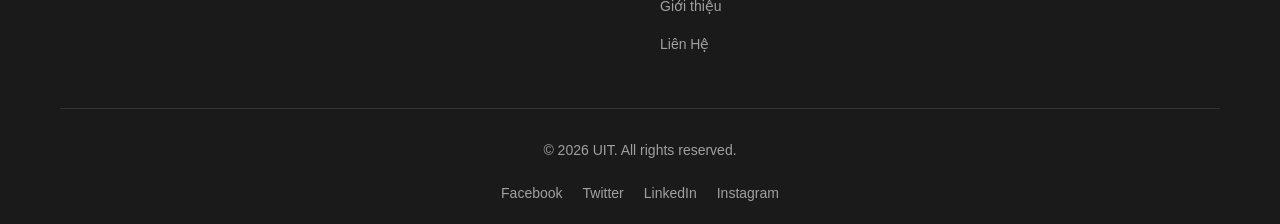
<file: blog/society.html>
<!DOCTYPE html>
<html lang="vi">
<head>
    <meta charset="UTF-8">
    <meta name="viewport" content="width=device-width, initial-scale=1.0">
    <title>XÃ HỘI - CỘT SỐNG GEN Z</title>
    <link rel="stylesheet" href="styles.css">
</head>
<body>
    <!-- Header & Navigation -->
    <header class="header">
        <div class="container">
            <div class="header-content">
                <div class="logo">
                    <a href="index.html" class="logo-link">
                        <h1>CỘT SỐNG GEN Z</h1>
                    </a>
                </div>
                <nav class="nav">
                    <ul class="nav-list">
                        <li><a href="index.html" class="nav-link">Trang Chủ</a></li>
                        <li class="nav-item-dropdown">
                            <a href="#" class="nav-link">Bài viết</a>
                            <ul class="dropdown-menu">
                                <li><a href="career.html" class="dropdown-link">Hướng nghiệp</a></li>
                                <li><a href="education.html" class="dropdown-link">Giáo dục</a></li>
                                <li><a href="youth.html" class="dropdown-link">Giới trẻ</a></li>
                                <li><a href="society.html" class="dropdown-link">Xã hội</a></li>
                            </ul>
                        </li>
                        <li><a href="about.html" class="nav-link">Giới thiệu</a></li>
                        <li><a href="newsletter.html" class="nav-link" id="contact-btn">Liên hệ</a></li>
                    </ul>
                </nav>
            </div>
        </div>
    </header>

    <!-- Page Hero Section -->
    <section class="posts-hero">
        <div class="hero-background"></div>
        <div class="posts-hero-content">
            <h1 class="posts-hero-title">Xã Hội</h1>
            <p class="posts-hero-subtitle">Phân tích các vấn đề xã hội, xu hướng văn hóa và tác động của Gen Z trong cộng đồng</p>
            <div class="posts-hero-stats">
                <div class="stat-item">
                    <span class="stat-number">28+</span>
                    <span class="stat-label">Bài Viết</span>
                </div>
                <div class="stat-item">
                    <span class="stat-number">14K+</span>
                    <span class="stat-label">Độc Giả</span>
                </div>
                <div class="stat-item">
                    <span class="stat-number">9+</span>
                    <span class="stat-label">Tác Giả</span>
                </div>
            </div>
        </div>
    </section>

    <!-- Empty State -->
    <!--<section class="empty-state-section">
        <div class="container">
            <div class="empty-state-content">
                <h2>Chưa có bài viết nào</h2>
                <p>Danh mục này hiện chưa có bài viết. Hãy quay lại sau để xem những nội dung mới!</p>
                <a href="index.html" class="btn-back">Về Trang Chủ</a>
            </div>
        </div>
    </section>-->

    <!-- Articles Grid -->
    <section class="articles-section">
        <div class="container">
            <div class="section-header">
                <h2 class="section-title">Bài Viết Xã Hội</h2>
                <a href="#" class="view-more">Xem Thêm →</a>
            </div>
            <div class="articles-grid">
                <a href="https://sites.google.com/view/txcn-noilovekhoangtrongasxh/trang-ch%E1%BB%A7"
                target="_blank"
                class="article-card"
                style="text-decoration: none;">

                    <div class="article-image"
                    style="background: url('NoiLoCuaTaiXeCongNghe.png') center/cover no-repeat;">
                    </div>

                    <div class="article-body">
                        <span class="badge badge-small">Xã hội</span>

                        <h4>Tài xế công nghệ và những nỗi lo về khoảng trống trong an sinh xã hội</h4>

                        <p>
                            Trong những năm gần đây, dịch vụ gọi xe công nghệ đã trở thành một phần 
                            quen thuộc của đời sống đô thị nhờ tính tiện lợi và nhanh chóng. Tuy nhiên, 
                            phía sau những chuyến xe phục vụ nhu cầu đi lại hằng ngày là câu chuyện mưu 
                            sinh của hàng nghìn tài xế công nghệ - một lực lượng lao động mới trong nền 
                            kinh tế số.
                       </p>

                       <div class="article-footer">
                            <span class="date">2026</span>
                            <span class="author">Tuyết Anh, Thanh Ngân, Gia Hân, Thanh Mai, Phương Thảo</span>
                        </div>
                    </div>
                </a>

                <a href="https://sites.google.com/view/phiasaunhungcuocxemuusinh/trang-ch%E1%BB%A7"
                target="_blank"
                class="article-card"
                style="text-decoration: none;">

                    <div class="article-image"
                    style="background: url('phiasaunhungcuocxe.png') center/cover no-repeat;">
                    </div>

                    <div class="article-body">
                        <span class="badge badge-small">Xã hội</span>

                        <h4>Những Cuốc Xe Mưu Sinh</h4>

                        <p>
                            Bài phóng sự ảnh này sẽ đưa người đọc theo chân một tài xế trong hành trình đưa đón sinh viên, 
                            xuất phát từ Nhà văn hóa Sinh viên đến trường Đại học Công nghệ Thông tin (UIT).
                       </p>

                       <div class="article-footer">
                            <span class="date">2026</span>
                            <span class="author">Phương Thảo, Tuyết Anh, Gia Hân, Thanh Ngân, Thanh Mai</span>
                        </div>
                    </div>
                </a>

                
            </div>
        </div>
    </section>

    <!-- Footer -->
    <footer class="footer">
        <div class="container">
            <div class="footer-content">
                <div class="footer-section">
                    <h4>Về Blog</h4>
                    <p>Cột Sống Gen Z là nơi chia sẻ những vấn đề nóng hổi và xu hướng mới nhất trong giới trẻ.</p>
                </div>
                <div class="footer-section">
                    <h4>Danh Mục</h4>
                    <ul>
                        <li><a href="career.html">Hướng nghiệp</a></li>
                        <li><a href="society.html">Xã hội</a></li>
                    </ul>
                </div>
                <div class="footer-section">
                    <h4>Truy Cập Nhanh</h4>
                    <ul>
                        <li><a href="index.html">Trang Chủ</a></li>
                        <li><a href="#">Bài Viết</a></li>
                        <li><a href="about.html">Giới thiệu</a></li>
                        <li><a href="newsletter.html">Liên Hệ</a></li>
                    </ul>
                </div>
                <div class="footer-section">
                    <h4>Liên Hệ</h4>
                    <p>Email: <a href="mailto:25520094@gm.uit.edu.vn">25520094@gm.uit.edu.vn</a></p>
                    <p>Điện thoại: 0272.3836.474</p>
                    <p>Địa chỉ: Thành phố Hồ Chí Minh</p>
                </div>
            </div>
            <div class="footer-bottom">
                <p>&copy; 2026 UIT. All rights reserved.</p>
                <div class="social-links">
                    <a href="https://www.facebook.com/cloudy2609" class="social-link">Facebook</a>
                    <a href="#" class="social-link">Twitter</a>
                    <a href="#" class="social-link">LinkedIn</a>
                    <a href="https://www.instagram.com/that.is_tanks/" class="social-link">Instagram</a>
                </div>
            </div>
        </div>
    </footer>

    <script src="script.js"></script>
</body>
</html>
</file>
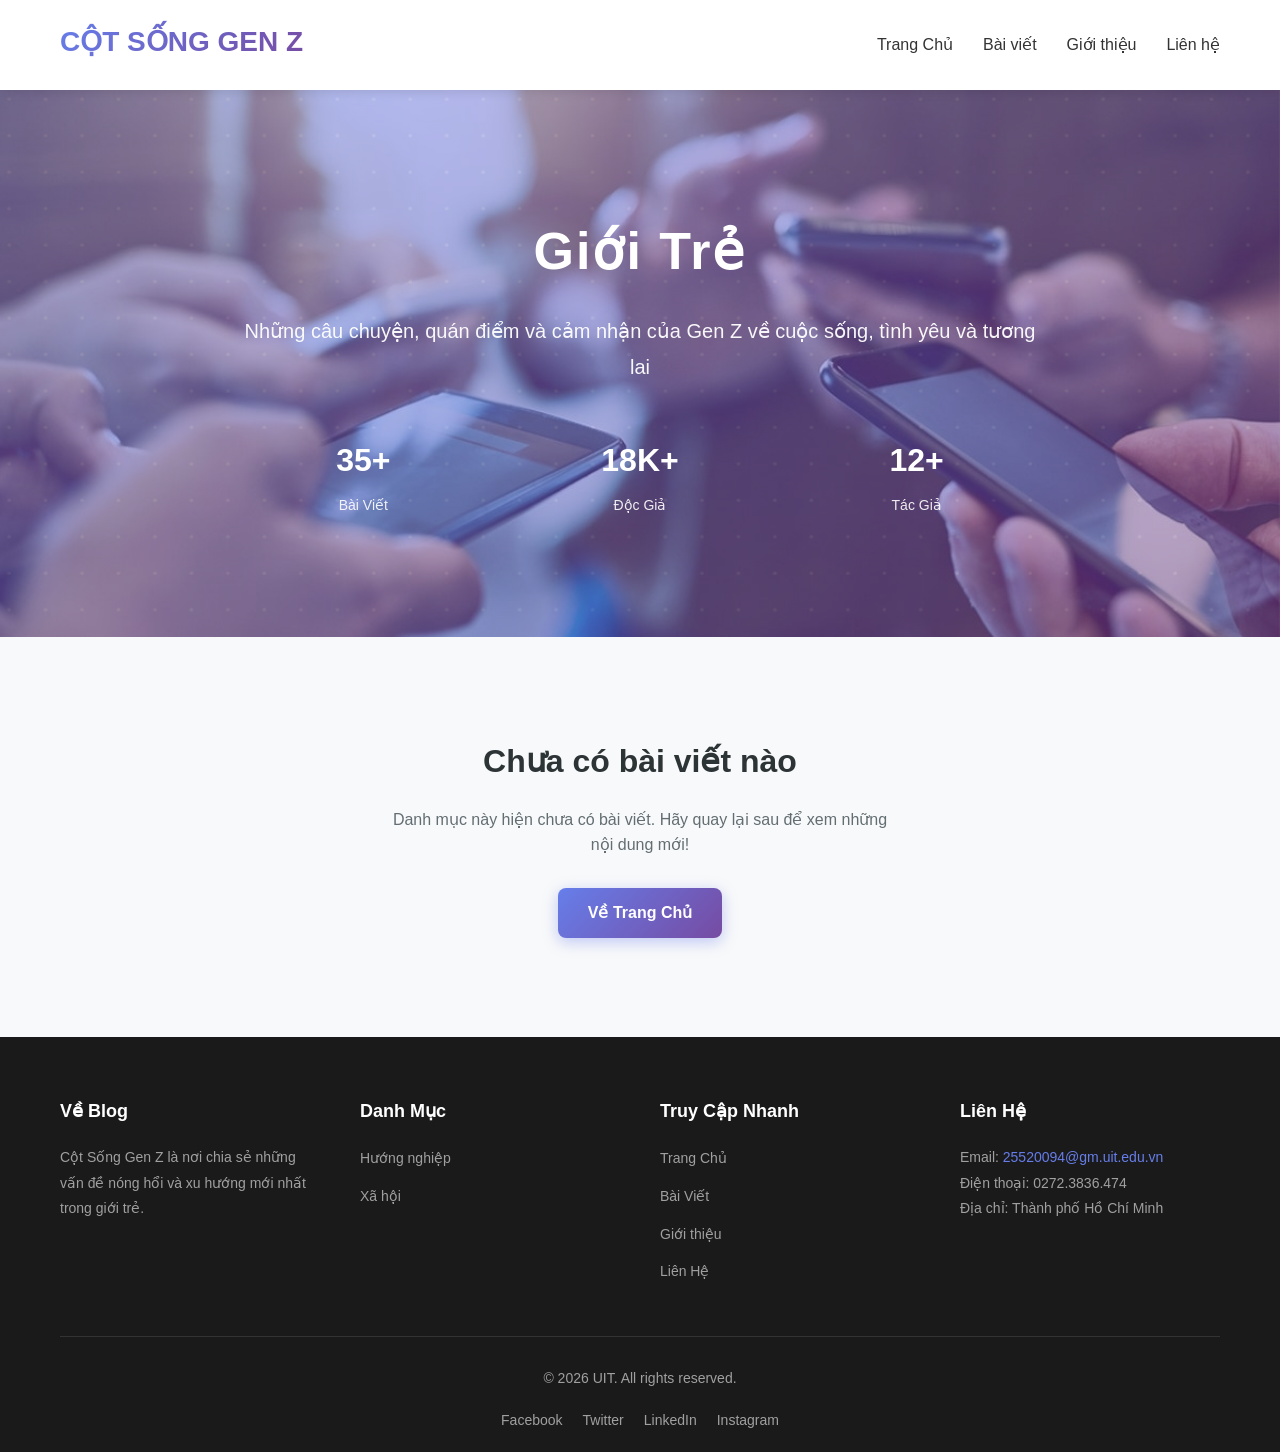
<file: blog/youth.html>
<!DOCTYPE html>
<html lang="vi">
<head>
    <meta charset="UTF-8">
    <meta name="viewport" content="width=device-width, initial-scale=1.0">
    <title>GIỚI TRẻA - CỘT SỐNG GEN Z</title>
    <link rel="stylesheet" href="styles.css">
</head>
<body>
    <!-- Header & Navigation -->
    <header class="header">
        <div class="container">
            <div class="header-content">
                <div class="logo">
                    <a href="index.html" class="logo-link">
                        <h1>CỘT SỐNG GEN Z</h1>
                    </a>
                </div>
                <nav class="nav">
                    <ul class="nav-list">
                        <li><a href="index.html" class="nav-link">Trang Chủ</a></li>
                        <li class="nav-item-dropdown">
                            <a href="#" class="nav-link">Bài viết</a>
                            <ul class="dropdown-menu">
                                <li><a href="career.html" class="dropdown-link">Hướng nghiệp</a></li>
                                <li><a href="education.html" class="dropdown-link">Giáo dục</a></li>
                                <li><a href="youth.html" class="dropdown-link">Giới trẻ</a></li>
                                <li><a href="society.html" class="dropdown-link">Xã hội</a></li>
                            </ul>
                        </li>
                        <li><a href="about.html" class="nav-link">Giới thiệu</a></li>
                        <li><a href="newsletter.html" class="nav-link" id="contact-btn">Liên hệ</a></li>
                    </ul>
                </nav>
            </div>
        </div>
    </header>

    <!-- Page Hero Section -->
    <section class="posts-hero">
        <div class="hero-background"></div>
        <div class="posts-hero-content">
            <h1 class="posts-hero-title">Giới Trẻ</h1>
            <p class="posts-hero-subtitle">Những câu chuyện, quán điểm và cảm nhận của Gen Z về cuộc sống, tình yêu và tương lai</p>
            <div class="posts-hero-stats">
                <div class="stat-item">
                    <span class="stat-number">35+</span>
                    <span class="stat-label">Bài Viết</span>
                </div>
                <div class="stat-item">
                    <span class="stat-number">18K+</span>
                    <span class="stat-label">Độc Giả</span>
                </div>
                <div class="stat-item">
                    <span class="stat-number">12+</span>
                    <span class="stat-label">Tác Giả</span>
                </div>
            </div>
        </div>
    </section>

    <!-- Empty State -->
    <section class="empty-state-section">
        <div class="container">
            <div class="empty-state-content">
                <h2>Chưa có bài viết nào</h2>
                <p>Danh mục này hiện chưa có bài viết. Hãy quay lại sau để xem những nội dung mới!</p>
                <a href="index.html" class="btn-back">Về Trang Chủ</a>
            </div>
        </div>
    </section>

    <!-- Footer -->
    <footer class="footer">
        <div class="container">
            <div class="footer-content">
                <div class="footer-section">
                    <h4>Về Blog</h4>
                    <p>Cột Sống Gen Z là nơi chia sẻ những vấn đề nóng hổi và xu hướng mới nhất trong giới trẻ.</p>
                </div>
                <div class="footer-section">
                    <h4>Danh Mục</h4>
                    <ul>
                        <li><a href="career.html">Hướng nghiệp</a></li>
                        <li><a href="society.html">Xã hội</a></li>
                    </ul>
                </div>
                <div class="footer-section">
                    <h4>Truy Cập Nhanh</h4>
                    <ul>
                        <li><a href="index.html">Trang Chủ</a></li>
                        <li><a href="#">Bài Viết</a></li>
                        <li><a href="about.html">Giới thiệu</a></li>
                        <li><a href="newsletter.html">Liên Hệ</a></li>
                    </ul>
                </div>
                <div class="footer-section">
                    <h4>Liên Hệ</h4>
                    <p>Email: <a href="mailto:25520094@gm.uit.edu.vn">25520094@gm.uit.edu.vn</a></p>
                    <p>Điện thoại: 0272.3836.474</p>
                    <p>Địa chỉ: Thành phố Hồ Chí Minh</p>
                </div>
            </div>
            <div class="footer-bottom">
                <p>&copy; 2026 UIT. All rights reserved.</p>
                <div class="social-links">
                    <a href="https://www.facebook.com/cloudy2609" class="social-link">Facebook</a>
                    <a href="#" class="social-link">Twitter</a>
                    <a href="#" class="social-link">LinkedIn</a>
                    <a href="https://www.instagram.com/that.is_tanks/" class="social-link">Instagram</a>
                </div>
            </div>
        </div>
    </footer>

    <script src="script.js"></script>
</body>
</html>
</file>
<file: blog/styles.css>
* {
    margin: 0;
    padding: 0;
    box-sizing: border-box;
}

:root {
    --primary-color: #667eea;
    --secondary-color: #764ba2;
    --accent-color: #f5576c;
    --text-dark: #2d3436;
    --text-light: #636e72;
    --bg-light: #f8f9fa;
    --bg-white: #ffffff;
    --border-color: #e0e0e0;
    --transition: all 0.3s ease;
}

html {
    scroll-behavior: smooth;
}

body {
    font-family: 'Segoe UI', Tahoma, Geneva, Verdana, sans-serif;
    color: var(--text-dark);
    background-color: var(--bg-light);
    line-height: 1.6;
}

.container {
    max-width: 1200px;
    margin: 0 auto;
    padding: 0 20px;
}

/* ============ HEADER ============ */
.header {
    background-color: var(--bg-white);
    box-shadow: 0 2px 10px rgba(0, 0, 0, 0.1);
    position: sticky;
    top: 0;
    z-index: 100;
}

.header-content {
    display: flex;
    justify-content: space-between;
    align-items: center;
    padding: 20px 0;
}

.logo h1 {
    font-size: 28px;
    background: linear-gradient(135deg, var(--primary-color), var(--secondary-color));
    -webkit-background-clip: text;
    -webkit-text-fill-color: transparent;
    background-clip: text;
    margin-bottom: 5px;
}

.logo-link {
    text-decoration: none;
    cursor: pointer;
    transition: var(--transition);
    display: block;
}

.logo-link:hover h1 {
    opacity: 0.8;
}

.logo .tagline {
    font-size: 12px;
    color: var(--text-light);
    font-weight: 500;
    letter-spacing: 1px;
    text-transform: uppercase;
}

.nav-list {
    display: flex;
    list-style: none;
    gap: 30px;
}

.nav-link {
    color: var(--text-dark);
    text-decoration: none;
    font-weight: 500;
    transition: var(--transition);
    position: relative;
}

.nav-link:hover,
.nav-link.active {
    color: var(--primary-color);
}

/* ============ DROPDOWN MENU ============ */
.nav-item-dropdown {
    position: relative;
}

.dropdown-menu {
    display: none;
    position: absolute;
    top: 100%;
    left: 0;
    background-color: var(--bg-white);
    list-style: none;
    border-radius: 8px;
    box-shadow: 0 8px 20px rgba(0, 0, 0, 0.15);
    min-width: 200px;
    padding: 10px 0;
    margin-top: 10px;
    z-index: 1000;
}

.dropdown-menu.active {
    display: block;
}

.nav-item-dropdown:hover .dropdown-menu {
    display: block;
}

.dropdown-link {
    color: var(--text-dark);
    text-decoration: none;
    font-weight: 500;
    display: block;
    padding: 12px 20px;
    transition: var(--transition);
}

.dropdown-link:hover {
    color: var(--primary-color);
    background-color: var(--bg-light);
}

/* ============ HERO SECTION ============ */
.hero {
    background: linear-gradient(135deg, var(--primary-color) 0%, var(--secondary-color) 100%);
    color: white;
    padding: 80px 20px;
    text-align: center;
    position: relative;
    overflow: hidden;
    min-height: 500px;
    display: flex;
    align-items: center;
    justify-content: center;
}

.hero-background {
    position: absolute;
    top: 0;
    left: 0;
    right: 0;
    bottom: 0;
    background: url('bg-hero.jpg') center/cover no-repeat;
    opacity: 0.5;
}

.hero-content {
    position: relative;
    z-index: 10;
    max-width: 800px;
    margin: 0 auto;
}

.hero-title {
    font-size: 72px;
    font-weight: 700;
    margin-bottom: 20px;
    letter-spacing: 2px;
    animation: slideUp 0.8s ease-out;
}

.hero-subtitle {
    font-size: 20px;
    margin-bottom: 50px;
    opacity: 0.95;
    animation: slideUp 0.8s ease-out 0.2s backwards;
}


.countdown-item {
    background: rgba(255, 255, 255, 0.1);
    padding: 20px 30px;
    border-radius: 10px;
    backdrop-filter: blur(10px);
    border: 1px solid rgba(255, 255, 255, 0.2);
}

.countdown-value {
    display: block;
    font-size: 36px;
    font-weight: 700;
    line-height: 1;
    margin-bottom: 10px;
}

.countdown-label {
    display: block;
    font-size: 12px;
    font-weight: 600;
    letter-spacing: 2px;
    text-transform: uppercase;
    opacity: 0.8;
}

@keyframes slideUp {
    from {
        opacity: 0;
        transform: translateY(30px);
    }
    to {
        opacity: 1;
        transform: translateY(0);
    }
}

@keyframes sectionPulse {
    0% {
        box-shadow: 0 0 0 0 rgba(102, 126, 234, 0.7);
        transform: scale(1);
    }
    50% {
        box-shadow: 0 0 20px 10px rgba(102, 126, 234, 0);
        transform: scale(1.01);
    }
    100% {
        box-shadow: 0 0 0 20px rgba(102, 126, 234, 0);
        transform: scale(1);
    }
}

@keyframes sectionGlow {
    0% {
        box-shadow: 0 0 0 0 rgba(102, 126, 234, 0.4), inset 0 0 0 0 rgba(102, 126, 234, 0.1);
    }
    50% {
        box-shadow: 0 0 30px 15px rgba(102, 126, 234, 0.2), inset 0 0 20px 0 rgba(102, 126, 234, 0.1);
    }
    100% {
        box-shadow: 0 0 0 30px rgba(102, 126, 234, 0), inset 0 0 0 3px rgba(102, 126, 234, 0.3);
    }
}

/* ============ SECTION ACTIVE ANIMATION ============ */
section.section-highlight {
    animation: sectionGlow 1.5s ease-out, sectionPulse 0.6s ease-out;
    border-radius: 10px;
    position: relative;
    z-index: 10;
}

/* ============ SECTION STYLES ============ */
.section-title {
    font-size: 36px;
    font-weight: 700;
    color: var(--text-dark);
    margin-bottom: 40px;
    text-align: center;
}

.section-header {
    display: flex;
    justify-content: space-between;
    align-items: center;
    margin-bottom: 40px;
}

.section-header .section-title {
    margin: 0;
    text-align: left;
}

.view-more {
    color: var(--primary-color);
    text-decoration: none;
    font-weight: 600;
    transition: var(--transition);
}

.view-more:hover {
    color: var(--secondary-color);
}

/* ============ ABOUT SECTION ============ */
.about-section {
    padding: 80px 20px;
    background-color: var(--bg-white);
}

.about-grid {
    display: grid;
    grid-template-columns: repeat(auto-fit, minmax(300px, 1fr));
    gap: 30px;
}

.about-card {
    padding: 40px;
    background: linear-gradient(135deg, rgba(102, 126, 234, 0.1), rgba(118, 75, 162, 0.1));
    border-radius: 10px;
    border-left: 4px solid var(--primary-color);
    transition: var(--transition);
    text-align: center;
}

.about-card:hover {
    transform: translateY(-5px);
    box-shadow: 0 10px 30px rgba(0, 0, 0, 0.1);
}

.about-card h3 {
    font-size: 32px;
    font-weight: 700;
    margin-bottom: 20px;
    color: var(--text-dark);
}

.about-card p {
    color: #000;
    font-size: 18px;
    line-height: 1.8;
}

/* ============ FEATURED SECTION ============ */
.featured-section {
    padding: 80px 20px;
    background-color: var(--bg-light);
}

.featured-grid {
    display: grid;
    grid-template-columns: repeat(auto-fit, minmax(320px, 1fr));
    gap: 30px;
}

.featured-card {
    background: var(--bg-white);
    border-radius: 10px;
    overflow: hidden;
    box-shadow: 0 5px 15px rgba(0, 0, 0, 0.08);
    transition: var(--transition);
    display: flex;
    flex-direction: column;
}

.featured-card:hover {
    transform: translateY(-10px);
    box-shadow: 0 15px 35px rgba(0, 0, 0, 0.15);
}

.featured-image {
    width: 100%;
    height: 200px;
    background-size: cover;
    background-position: center;
}

.featured-content {
    padding: 25px;
    display: flex;
    flex-direction: column;
    flex-grow: 1;
}

.badge {
    display: inline-block;
    background: linear-gradient(135deg, var(--primary-color), var(--secondary-color));
    color: white;
    padding: 5px 15px;
    border-radius: 20px;
    font-size: 12px;
    font-weight: 600;
    margin-bottom: 12px;
    width: fit-content;
    text-transform: uppercase;
    letter-spacing: 0.5px;
}

.featured-card h3 {
    font-size: 20px;
    margin-bottom: 15px;
    color: var(--text-dark);
    line-height: 1.4;
}

.featured-card p {
    color: var(--text-light);
    margin-bottom: 20px;
    flex-grow: 1;
}

.article-meta {
    display: flex;
    gap: 15px;
    font-size: 13px;
    color: var(--text-light);
    border-top: 1px solid var(--border-color);
    padding-top: 15px;
}

.article-meta span {
    display: flex;
    align-items: center;
}

.date::before {
    content: '📅 ';
    margin-right: 5px;
}

.author::before {
    content: '✍️ ';
    margin-right: 5px;
}

/* ============ EVENTS SECTION ============ */
/* ============ ARTICLES SECTION ============ */
.articles-section {
    padding: 80px 20px;
    background-color: var(--bg-light);
}

.articles-grid {
    display: grid;
    grid-template-columns: repeat(auto-fill, minmax(300px, 1fr));
    gap: 25px;
}

.article-card {
    background: var(--bg-white);
    border-radius: 10px;
    overflow: hidden;
    box-shadow: 0 3px 10px rgba(0, 0, 0, 0.08);
    transition: var(--transition);
    display: flex;
    flex-direction: column;
}

.article-card:hover {
    transform: translateY(-8px);
    box-shadow: 0 10px 25px rgba(0, 0, 0, 0.12);
}

.article-image {
    width: 100%;
    height: 180px;
    background-size: cover;
    background-position: center;
    transition: var(--transition);
}

.article-card:hover .article-image {
    transform: scale(1.05);
}

.article-body {
    padding: 20px;
    display: flex;
    flex-direction: column;
    flex-grow: 1;
}

.badge-small {
    font-size: 11px;
    padding: 4px 12px;
}

.article-body h4 {
    font-size: 18px;
    margin: 10px 0;
    color: var(--text-dark);
    line-height: 1.4;
}

.article-body p {
    color: var(--text-light);
    font-size: 14px;
    margin-bottom: 15px;
    flex-grow: 1;
}

.article-footer {
    display: flex;
    justify-content: space-between;
    font-size: 12px;
    color: var(--text-light);
    border-top: 1px solid var(--border-color);
    padding-top: 12px;
}

.read-time::before {
    content: '⏱️ ';
    margin-right: 3px;
}

/* ============ NEWSLETTER SECTION ============ */
.newsletter-section {
    padding: 120px 20px;
    background: linear-gradient(135deg, var(--primary-color) 0%, var(--secondary-color) 100%);
    color: white;
    text-align: center;
    min-height: 500px;
    display: flex;
    align-items: center;
    justify-content: center;
}

.newsletter-content h2 {
    font-size: 52px;
    margin-bottom: 15px;
    font-weight: 700;
}

.newsletter-content p {
    font-size: 18px;
    margin-bottom: 30px;
    opacity: 0.95;
}

.newsletter-form {
    display: flex;
    gap: 10px;
    max-width: 500px;
    margin: 0 auto;
}

.newsletter-form input {
    flex: 1;
    padding: 15px 20px;
    border: none;
    border-radius: 5px;
    font-size: 16px;
    outline: none;
    transition: var(--transition);
}

.newsletter-form input:focus {
    box-shadow: 0 0 0 3px rgba(255, 255, 255, 0.2);
}

.newsletter-form button {
    padding: 15px 30px;
    background: rgba(255, 255, 255, 0.2);
    color: white;
    border: 2px solid white;
    border-radius: 5px;
    font-weight: 600;
    font-size: 16px;
    cursor: pointer;
    transition: var(--transition);
}

.newsletter-form button:hover {
    background: white;
    color: var(--primary-color);
}

/* ============ EMPTY STATE ============ */
.empty-state-section {
    padding: 80px 20px;
    background-color: var(--bg-light);
    text-align: center;
    min-height: 400px;
    display: flex;
    align-items: center;
    justify-content: center;
}

.empty-state-content {
    max-width: 500px;
    margin: 0 auto;
}

.empty-state-content h2 {
    font-size: 32px;
    font-weight: 700;
    color: var(--text-dark);
    margin-bottom: 20px;
}

.empty-state-content p {
    font-size: 16px;
    color: var(--text-light);
    margin-bottom: 30px;
    line-height: 1.6;
}

.btn-back {
    display: inline-block;
    background: linear-gradient(135deg, var(--primary-color), var(--secondary-color));
    color: white;
    padding: 12px 30px;
    border-radius: 8px;
    text-decoration: none;
    font-weight: 600;
    transition: var(--transition);
    box-shadow: 0 4px 15px rgba(102, 126, 234, 0.4);
}

.btn-back:hover {
    transform: translateY(-2px);
    box-shadow: 0 6px 20px rgba(102, 126, 234, 0.6);
}

/* ============ FOOTER ============ */
.footer {
    background-color: #1a1a1a;
    color: #e0e0e0;
    padding: 60px 20px 20px;
}

.footer-content {
    display: grid;
    grid-template-columns: repeat(auto-fit, minmax(250px, 1fr));
    gap: 40px;
    margin-bottom: 40px;
}

.footer-section h4 {
    color: white;
    margin-bottom: 20px;
    font-size: 18px;
}

.footer-section p {
    font-size: 14px;
    line-height: 1.8;
    color: #a0a0a0;
}

.footer-section ul {
    list-style: none;
}

.footer-section ul li {
    margin-bottom: 12px;
}

.footer-section ul li a {
    color: #a0a0a0;
    text-decoration: none;
    transition: var(--transition);
    font-size: 14px;
}

.footer-section ul li a:hover {
    color: var(--primary-color);
}

.footer-section a {
    color: var(--primary-color);
    text-decoration: none;
}

.footer-bottom {
    border-top: 1px solid #333;
    padding-top: 30px;
    display: flex;
    justify-content: space-between;
    align-items: center;
    flex-wrap: wrap;
    gap: 20px;
}

.footer-bottom p {
    font-size: 14px;
    color: #a0a0a0;
}

.social-links {
    display: flex;
    gap: 20px;
}

.social-link {
    color: #a0a0a0;
    text-decoration: none;
    font-size: 14px;
    transition: var(--transition);
}

.social-link:hover {
    color: var(--primary-color);
}

/* ============ NEWSLETTER PAGE ============ */
.newsletter-hero {
    background: linear-gradient(135deg, var(--primary-color) 0%, var(--secondary-color) 100%);
    color: white;
    padding: 100px 20px;
    text-align: center;
    min-height: 400px;
    display: flex;
    align-items: center;
    justify-content: center;
}

.newsletter-hero-content h1 {
    font-size: 48px;
    margin-bottom: 20px;
    font-weight: 700;
}

.newsletter-hero-content p {
    font-size: 20px;
    opacity: 0.95;
    max-width: 600px;
    margin: 0 auto;
}

.newsletter-note {
    font-size: 14px;
    color: #000;
    margin-top: 20px;
}

.why-subscribe {
    padding: 80px 20px;
    background-color: var(--bg-white);
}

.why-subscribe h2 {
    text-align: center;
    font-size: 36px;
    margin-bottom: 50px;
    color: var(--text-dark);
}

.benefits-grid {
    display: grid;
    grid-template-columns: repeat(auto-fit, minmax(280px, 1fr));
    gap: 30px;
}

.benefit-card {
    padding: 40px 30px;
    background: var(--bg-light);
    border-radius: 10px;
    text-align: center;
    transition: var(--transition);
    border: 2px solid transparent;
}

.benefit-card:hover {
    border-color: var(--primary-color);
    box-shadow: 0 10px 30px rgba(102, 126, 234, 0.15);
    transform: translateY(-5px);
}

.benefit-icon {
    font-size: 48px;
    margin-bottom: 15px;
}

.benefit-card h3 {
    font-size: 20px;
    margin-bottom: 15px;
    color: var(--text-dark);
}

.benefit-card p {
    font-size: 14px;
    color: var(--text-light);
    line-height: 1.6;
}

.faq-section {
    padding: 80px 20px;
    background: linear-gradient(135deg, rgba(102, 126, 234, 0.05) 0%, rgba(118, 75, 162, 0.05) 100%);
}

.faq-section h2 {
    text-align: center;
    font-size: 36px;
    margin-bottom: 50px;
    color: var(--text-dark);
}

.faq-list {
    max-width: 800px;
    margin: 0 auto;
}

.faq-item {
    padding: 25px;
    margin-bottom: 20px;
    background: var(--bg-white);
    border-left: 4px solid var(--primary-color);
    border-radius: 5px;
    transition: var(--transition);
}

.faq-item:hover {
    box-shadow: 0 5px 15px rgba(0, 0, 0, 0.1);
}

.faq-item h4 {
    font-size: 16px;
    color: var(--text-dark);
    margin-bottom: 10px;
}

.faq-item p {
    font-size: 14px;
    color: var(--text-light);
    line-height: 1.6;
}

.cta-section {
    padding: 80px 20px;
    background: linear-gradient(135deg, var(--primary-color) 0%, var(--secondary-color) 100%);
    color: white;
    text-align: center;
}

.cta-section h2 {
    font-size: 36px;
    margin-bottom: 15px;
}

.cta-section p {
    font-size: 18px;
    margin-bottom: 30px;
    opacity: 0.95;
}

.cta-button {
    display: inline-block;
    padding: 15px 40px;
    background: rgba(255, 255, 255, 0.2);
    color: white;
    border: 2px solid white;
    border-radius: 5px;
    text-decoration: none;
    font-weight: 600;
    font-size: 16px;
    transition: var(--transition);
}

.cta-button:hover {
    background: white;
    color: var(--primary-color);
}

/* ============ CONTACT VIA SECTION ============ */
.contact-via-section {
    padding: 80px 0;
    background: linear-gradient(135deg, #f5f7fa 0%, #e9ecef 100%);
}

.contact-via-section h2 {
    text-align: center;
    font-size: 48px;
    margin-bottom: 20px;
    color: #1a1a1a;
}

.section-subtitle {
    text-align: center;
    color: #666;
    margin-bottom: 60px;
    font-size: 18px;
}

.contact-options {
    display: grid;
    grid-template-columns: repeat(auto-fit, minmax(300px, 1fr));
    gap: 30px;
    max-width: 1000px;
    margin: 0 auto;
}

.contact-card {
    background: white;
    padding: 40px 30px;
    border-radius: 12px;
    text-align: center;
    cursor: pointer;
    transition: all 0.3s ease;
    box-shadow: 0 4px 15px rgba(0, 0, 0, 0.08);
    border-left: 4px solid var(--primary-color);
}

.contact-card:hover {
    transform: translateY(-8px);
    box-shadow: 0 12px 30px rgba(0, 0, 0, 0.15);
    border-left-color: var(--secondary-color);
}

.contact-card[data-platform="facebook"]:hover {
    border-left-color: #1877f2;
}

.contact-card[data-platform="email"]:hover {
    border-left-color: #ea4335;
}

.contact-card[data-platform="instagram"]:hover {
    border-left-color: #e4405f;
}

.contact-icon {
    width: 80px;
    height: 80px;
    margin: 0 auto 20px;
    display: flex;
    align-items: center;
    justify-content: center;
    background: #f0f2f5;
    border-radius: 50%;
    font-size: 40px;
    transition: all 0.3s ease;
}

.contact-card[data-platform="facebook"] .contact-icon {
    color: #1877f2;
}

.contact-card[data-platform="email"] .contact-icon {
    color: #ea4335;
}

.contact-card[data-platform="instagram"] .contact-icon {
    color: #e4405f;
}

.contact-icon svg {
    width: 50px;
    height: 50px;
}

.contact-card:hover .contact-icon {
    background: rgba(102, 51, 153, 0.1);
    transform: scale(1.1);
}

.contact-card h3 {
    font-size: 24px;
    margin-bottom: 12px;
    color: #1a1a1a;
}

.contact-card p {
    color: #666;
    font-size: 15px;
    line-height: 1.6;
}

/* ============ POSTS & ABOUT HERO SECTIONS ============ */
.posts-hero,
.about-hero {
    background: linear-gradient(135deg, var(--primary-color) 0%, var(--secondary-color) 100%);
    color: white;
    padding: 120px 20px;
    text-align: center;
    position: relative;
    overflow: hidden;
    min-height: 500px;
    display: flex;
    align-items: center;
    justify-content: center;
}

.posts-hero::before,
.about-hero::before {
    content: '';
    position: absolute;
    top: 0;
    left: 0;
    right: 0;
    bottom: 0;
    background: url('data:image/svg+xml,<svg xmlns="http://www.w3.org/2000/svg" viewBox="0 0 1200 600"><defs><pattern id="dots" x="0" y="0" width="40" height="40" patternUnits="userSpaceOnUse"><circle cx="10" cy="10" r="2" fill="white" opacity="0.15"/></pattern></defs><rect width="1200" height="600" fill="url(%23dots)"/></svg>');
    pointer-events: none;
    animation: drift 20s linear infinite;
}

.posts-hero-content,
.about-hero-content {
    position: relative;
    z-index: 10;
    max-width: 800px;
    margin: 0 auto;
    animation: slideUp 0.8s ease-out;
}

.posts-hero-title,
.about-hero-title {
    font-size: 52px;
    font-weight: 700;
    margin-bottom: 20px;
    letter-spacing: 2px;
}

.animate-fade-in-up {
    animation: fadeInUp 0.8s ease-out forwards;
    opacity: 0;
}

@keyframes fadeInUp {
    from {
        opacity: 0;
        transform: translateY(30px);
    }
    to {
        opacity: 1;
        transform: translateY(0);
    }
}

.posts-hero-subtitle,
.about-hero-subtitle {
    font-size: 20px;
    margin-bottom: 50px;
    opacity: 0.95;
    line-height: 1.8;
}

.posts-hero-stats {
    display: grid;
    grid-template-columns: repeat(auto-fit, minmax(150px, 1fr));
    gap: 30px;
    margin-top: 50px;
}

.stat-item {
    display: flex;
    flex-direction: column;
    align-items: center;
}

.stat-number {
    font-size: 32px;
    font-weight: 700;
    display: block;
}

.stat-label {
    font-size: 14px;
    opacity: 0.9;
    margin-top: 8px;
}

@keyframes drift {
    0%, 100% { transform: translateX(0); }
    50% { transform: translateX(10px); }
}

/* ============ POSTS SECTION ============ */
.posts-section {
    padding: 80px 20px;
    background-color: var(--bg-light);
}

.posts-grid {
    display: grid;
    grid-template-columns: repeat(auto-fill, minmax(320px, 1fr));
    gap: 30px;
}

.post-card {
    background: var(--bg-white);
    border-radius: 12px;
    overflow: hidden;
    box-shadow: 0 4px 15px rgba(0, 0, 0, 0.08);
    transition: var(--transition);
    display: flex;
    flex-direction: column;
    position: relative;
    height: 100%;
}

.post-card:hover {
    transform: translateY(-12px);
    box-shadow: 0 15px 40px rgba(0, 0, 0, 0.15);
}

.post-image {
    width: 100%;
    height: 200px;
    background-size: cover;
    background-position: center;
    transition: var(--transition);
    position: relative;
}

.post-card:hover .post-image {
    transform: scale(1.08);
}

.post-overlay {
    position: absolute;
    top: 0;
    left: 0;
    right: 0;
    height: 200px;
    background: rgba(0, 0, 0, 0);
    transition: var(--transition);
    pointer-events: none;
}

.post-card:hover .post-overlay {
    background: rgba(102, 126, 234, 0.1);
}

.post-content {
    padding: 25px;
    display: flex;
    flex-direction: column;
    flex-grow: 1;
}

.post-meta {
    display: flex;
    justify-content: space-between;
    align-items: center;
    margin-bottom: 15px;
    gap: 10px;
}

.post-category {
    display: inline-block;
    background: linear-gradient(135deg, var(--primary-color), var(--secondary-color));
    color: white;
    padding: 4px 12px;
    border-radius: 20px;
    font-size: 11px;
    font-weight: 600;
    text-transform: uppercase;
    letter-spacing: 0.5px;
}

.post-date {
    font-size: 13px;
    color: var(--text-light);
    white-space: nowrap;
}

.post-content h3 {
    font-size: 20px;
    margin-bottom: 12px;
    color: var(--text-dark);
    line-height: 1.4;
    transition: var(--transition);
}

.post-card:hover .post-content h3 {
    color: var(--primary-color);
}

.post-content p {
    color: var(--text-light);
    font-size: 14px;
    line-height: 1.6;
    margin-bottom: 20px;
    flex-grow: 1;
}

.post-footer {
    display: flex;
    justify-content: space-between;
    align-items: center;
    border-top: 1px solid var(--border-color);
    padding-top: 15px;
    margin-top: auto;
}

.reading-time {
    font-size: 12px;
    color: var(--text-light);
}

.read-more {
    color: var(--primary-color);
    text-decoration: none;
    font-weight: 600;
    font-size: 13px;
    transition: var(--transition);
    position: relative;
}

.read-more:hover {
    color: var(--secondary-color);
}

/* ============ MISSION SECTION ============ */
.mission-section {
    padding: 80px 20px;
    background: linear-gradient(135deg, rgba(102, 126, 234, 0.05) 0%, rgba(118, 75, 162, 0.05) 100%);
}

.mission-content {
    max-width: 700px;
    margin: 0 auto;
    text-align: center;
}

.mission-icon {
    font-size: 60px;
    margin-bottom: 25px;
    animation: float 3s ease-in-out infinite;
}

@keyframes float {
    0%, 100% { transform: translateY(0px); }
    50% { transform: translateY(-15px); }
}

.mission-content h2 {
    font-size: 36px;
    font-weight: 700;
    margin-bottom: 25px;
    color: var(--text-dark);
}

.mission-content p {
    font-size: 16px;
    color: var(--text-light);
    line-height: 1.8;
}

/* ============ VALUES SECTION ============ */
.values-section {
    padding: 80px 20px;
    background-color: var(--bg-white);
}

.values-grid {
    display: grid;
    grid-template-columns: repeat(auto-fit, minmax(250px, 1fr));
    gap: 30px;
}

.value-card {
    padding: 35px 25px;
    background: var(--bg-light);
    border-radius: 12px;
    text-align: center;
    transition: var(--transition);
    border: 2px solid transparent;
    position: relative;
    overflow: hidden;
}

.value-card::before {
    content: '';
    position: absolute;
    top: 0;
    left: 0;
    right: 0;
    bottom: 0;
    background: linear-gradient(135deg, var(--primary-color), var(--secondary-color));
    opacity: 0;
    transition: var(--transition);
    z-index: -1;
}

.value-card:hover {
    border-color: var(--primary-color);
    box-shadow: 0 10px 30px rgba(102, 126, 234, 0.15);
    transform: translateY(-8px);
}

.value-icon {
    font-size: 48px;
    margin-bottom: 15px;
    display: block;
    transition: var(--transition);
}

.value-card:hover .value-icon {
    transform: scale(1.2) rotateY(360deg);
    animation: spinIcon 0.6s ease-in-out;
}

@keyframes spinIcon {
    0% { transform: scale(1) rotateY(0deg); }
    50% { transform: scale(1.3) rotateY(180deg); }
    100% { transform: scale(1.2) rotateY(360deg); }
}

.value-card h3 {
    font-size: 22px;
    font-weight: 700;
    margin-bottom: 12px;
    color: var(--text-dark);
    transition: var(--transition);
}

.value-card:hover h3 {
    color: var(--primary-color);
}

.value-card p {
    font-size: 14px;
    color: var(--text-light);
    line-height: 1.7;
}

/* ============ TEAM SECTION ============ */
.team-section {
    padding: 80px 20px;
    background-color: var(--bg-light);
}

.section-intro {
    text-align: center;
    color: var(--text-light);
    font-size: 16px;
    max-width: 700px;
    margin: 0 auto 50px;
    line-height: 1.8;
}

.team-grid {
    display: flex;
    flex-wrap: wrap;
    justify-content: center;
    gap: 40px;
}

.team-member {
    flex: 0 1 300px;
    background: var(--bg-white);
    padding: 40px 30px;
    border-radius: 12px;
    text-align: center;
    transition: var(--transition);
    box-shadow: 0 4px 15px rgba(0, 0, 0, 0.08);
    overflow: hidden;
}

.team-member:hover {
    transform: translateY(-10px);
    box-shadow: 0 15px 35px rgba(0, 0, 0, 0.12);
}

.member-avatar {
    width: 100%;
    height: 200px;
    border-radius: 8px;
    margin-bottom: 20px;
    background-size: cover;
    background-position: center;
    transition: var(--transition);
    display: flex;
    align-items: center;
    justify-content: center;
    font-size: 50px;
}

.team-member:hover .member-avatar {
    transform: scale(1.15) rotateZ(5deg);
    box-shadow: 0 10px 30px rgba(0, 0, 0, 0.2);
}

.team-member h3 {
    font-size: 20px;
    font-weight: 700;
    margin-bottom: 10px;
    color: var(--text-dark);
}

.team-member p {
    font-size: 14px;
    color: var(--text-light);
    line-height: 1.6;
}

/* ============ WHY US SECTION ============ */
.why-us-section {
    padding: 80px 20px;
    background: linear-gradient(135deg, rgba(102, 126, 234, 0.08) 0%, rgba(118, 75, 162, 0.08) 100%);
}

.reasons-grid {
    display: grid;
    grid-template-columns: repeat(2, 1fr);
    gap: 30px;
}

.reason-item {
    background: var(--bg-white);
    padding: 30px;
    border-radius: 12px;
    border-left: 4px solid var(--primary-color);
    transition: var(--transition);
    display: flex;
    flex-direction: column;
    align-items: flex-start;
}

.reason-item:hover {
    transform: translateX(8px);
    box-shadow: 0 10px 30px rgba(0, 0, 0, 0.1);
}

.reason-icon {
    font-size: 28px;
    color: var(--primary-color);
    font-weight: 700;
    margin-bottom: 12px;
}

.reason-item h4 {
    font-size: 18px;
    font-weight: 700;
    margin-bottom: 12px;
    color: var(--text-dark);
}

.reason-item p {
    font-size: 14px;
    color: var(--text-light);
    line-height: 1.7;
}

/* ============ RESPONSIVE ============ */
@media (max-width: 768px) {
    .header-content {
        flex-direction: column;
        gap: 20px;
        text-align: center;
    }

    .nav-list {
        flex-wrap: wrap;
        justify-content: center;
        gap: 15px;
    }

    .hero-title {
        font-size: 48px;
    }

    .hero-subtitle {
        font-size: 16px;
    }

    .posts-hero-title,
    .about-hero-title {
        font-size: 36px;
    }

    .posts-hero-subtitle,
    .about-hero-subtitle {
        font-size: 16px;
    }

    .posts-hero-stats {
        grid-template-columns: 1fr;
        gap: 20px;
    }

    .countdown {
        gap: 15px;
    }

    .countdown-item {
        padding: 15px 20px;
    }

    .countdown-value {
        font-size: 28px;
    }

    .section-title {
        font-size: 28px;
        margin-bottom: 30px;
    }

    .section-header {
        flex-direction: column;
        gap: 15px;
        align-items: flex-start;
    }

    .section-header .section-title {
        text-align: left;
    }

    .newsletter-form {
        flex-direction: column;
    }

    .post-card {
        margin: 0;
    }

    .posts-grid {
        grid-template-columns: 1fr;
        gap: 20px;
    }

    .team-grid,
    .values-grid,
    .reasons-grid {
        grid-template-columns: 1fr;
        gap: 20px;
    }

    .value-card,
    .team-member,
    .reason-item {
        padding: 25px 20px;
    }

    .mission-icon {
        font-size: 50px;
    }
}

    .footer-bottom {
        flex-direction: column;
        text-align: center;
    }

    .articles-grid {
        grid-template-columns: repeat(auto-fill, minmax(280px, 1fr));
    }

    .newsletter-hero-content h1 {
        font-size: 32px;
    }

    .newsletter-hero-content p {
        font-size: 16px;
    }

    .why-subscribe h2,
    .faq-section h2,
    .cta-section h2 {
        font-size: 28px;
    }

    .benefits-grid {
        grid-template-columns: repeat(auto-fit, minmax(250px, 1fr));
    }


@media (max-width: 480px) {
    .hero {
        padding: 60px 20px;
        min-height: 400px;
    }

    .hero-title {
        font-size: 36px;
    }

    .countdown {
        gap: 10px;
        justify-content: space-around;
    }

    .countdown-item {
        padding: 12px 15px;
    }

    .countdown-value {
        font-size: 24px;
    }

    .countdown-label {
        font-size: 10px;
    }

    .section-title {
        font-size: 24px;
    }

    .featured-grid,
    .events-list {
        grid-template-columns: 1fr;
    }

    .articles-grid {
        grid-template-columns: 1fr;
    }

    .nav-list {
        gap: 10px;
        font-size: 14px;
    }

}
</file>
